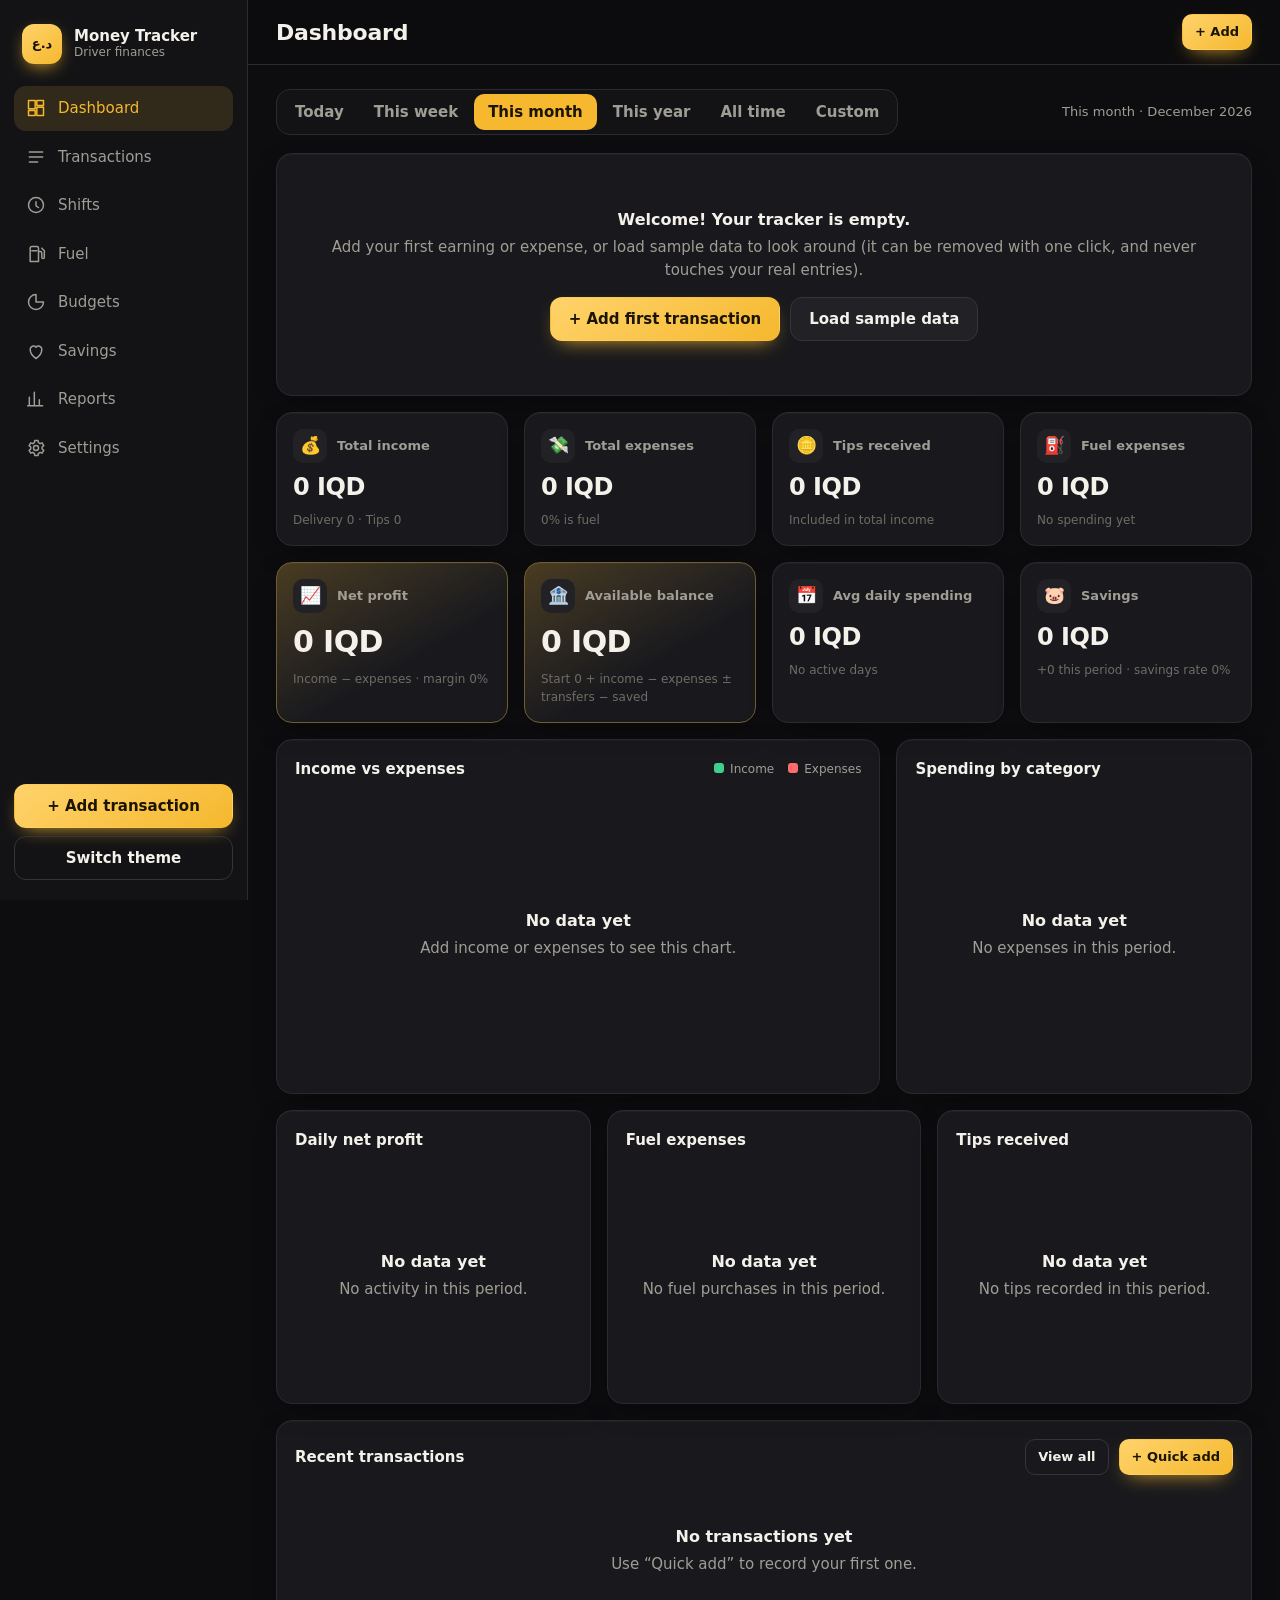
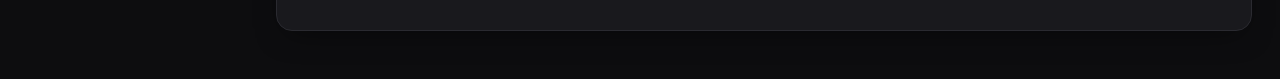
<file: index.html>
<!doctype html>
<html lang="en" data-theme="dark">
<head>
  <meta charset="utf-8">
  <meta name="viewport" content="width=device-width, initial-scale=1, viewport-fit=cover">
  <meta name="theme-color" content="#0e0e10">
  <title>Dashboard · Money Tracker</title>
  <link rel="icon" href="static/images/favicon.svg" type="image/svg+xml">
  <link rel="stylesheet" href="static/css/style.css">
  <link rel="manifest" href="manifest.json">
  <link rel="apple-touch-icon" href="static/images/apple-touch-icon.png">
  <meta name="apple-mobile-web-app-capable" content="yes"><meta name="mobile-web-app-capable" content="yes">
  <meta name="apple-mobile-web-app-status-bar-style" content="black"><meta name="apple-mobile-web-app-title" content="Money">
  <script>try{var t=localStorage.getItem("mt.themeCache");if(t)document.documentElement.setAttribute("data-theme",t)}catch(e){}</script>
</head>
<body data-page="dashboard" data-csrf="offline">

<div class="app">
  <aside class="sidebar" aria-label="Main navigation">
    <a class="brand" href="index.html">
      <span class="brand-mark" aria-hidden="true">د.ع</span>
      <span class="brand-text"><strong>Money Tracker</strong><small>Driver finances</small></span>
    </a>
    <nav>
      
      <a href="index.html" class="nav-link active" aria-current="page">
        <svg viewBox="0 0 24 24" aria-hidden="true"><path d="M3 13h8V3H3v10zm0 8h8v-6H3v6zm10 0h8V11h-8v10zm0-18v6h8V3h-8z"/></svg><span>Dashboard</span>
      </a>
      
      <a href="transactions.html" class="nav-link">
        <svg viewBox="0 0 24 24" aria-hidden="true"><path d="M4 6h16M4 12h16M4 18h10"/></svg><span>Transactions</span>
      </a>
      
      <a href="shifts.html" class="nav-link">
        <svg viewBox="0 0 24 24" aria-hidden="true"><path d="M12 8v5l3 2M12 3a9 9 0 100 18 9 9 0 000-18z"/></svg><span>Shifts</span>
      </a>
      
      <a href="fuel.html" class="nav-link">
        <svg viewBox="0 0 24 24" aria-hidden="true"><path d="M5 21V5a2 2 0 012-2h6a2 2 0 012 2v16M5 21h10M15 9h2a2 2 0 012 2v5a1.5 1.5 0 003 0V8l-3-3M7 8h6"/></svg><span>Fuel</span>
      </a>
      
      <a href="budgets.html" class="nav-link">
        <svg viewBox="0 0 24 24" aria-hidden="true"><path d="M12 3a9 9 0 109 9h-9V3z"/></svg><span>Budgets</span>
      </a>
      
      <a href="goals.html" class="nav-link">
        <svg viewBox="0 0 24 24" aria-hidden="true"><path d="M12 21s-7-4.6-7-11a4 4 0 017-2.6A4 4 0 0119 10c0 6.4-7 11-7 11z"/></svg><span>Savings</span>
      </a>
      
      <a href="reports.html" class="nav-link">
        <svg viewBox="0 0 24 24" aria-hidden="true"><path d="M4 20V10m6 10V4m6 16v-7m4 7H2"/></svg><span>Reports</span>
      </a>
      
      <a href="settings.html" class="nav-link">
        <svg viewBox="0 0 24 24" aria-hidden="true"><path d="M12 15a3 3 0 100-6 3 3 0 000 6zm7.4-3a7.4 7.4 0 00-.1-1.2l2-1.6-2-3.4-2.4 1a7.6 7.6 0 00-2-1.2L14.5 3h-4l-.4 2.6a7.6 7.6 0 00-2 1.2l-2.4-1-2 3.4 2 1.6a7.4 7.4 0 000 2.4l-2 1.6 2 3.4 2.4-1a7.6 7.6 0 002 1.2l.4 2.6h4l.4-2.6a7.6 7.6 0 002-1.2l2.4 1 2-3.4-2-1.6c.1-.4.1-.8.1-1.2z"/></svg><span>Settings</span>
      </a>
      
    </nav>
    <div class="sidebar-foot">
      <button class="btn btn-primary btn-block" data-quick-add type="button">+ Add transaction</button>
      <button class="btn btn-ghost btn-block" id="themeToggle" type="button">Switch theme</button>
    </div>
  </aside>

  <div class="main">
    <header class="topbar">
      <a class="brand brand-compact" href="index.html"><span class="brand-mark" aria-hidden="true">د.ع</span><strong>Money Tracker</strong></a>
      <h1 class="page-title">Dashboard</h1>
      <div class="topbar-actions">
        <button class="btn btn-primary btn-sm hide-mobile" data-quick-add type="button">+ Add</button>
        
      </div>
    </header>
    <main id="content" class="content">
      
<div id="rangeBar"></div>

<div id="welcome" class="card" hidden>
  <div class="empty">
    <strong>Welcome! Your tracker is empty.</strong>
    Add your first earning or expense, or load sample data to look around (it can be removed with one click, and never touches your real entries).
    <div class="row" style="justify-content:center;margin-top:16px">
      <button class="btn btn-primary" data-quick-add type="button">+ Add first transaction</button>
      <button class="btn" id="loadDemo" type="button">Load sample data</button>
    </div>
  </div>
</div>

<div id="alerts" class="stack" style="margin-bottom:16px"></div>

<section class="grid cols-4" id="stats" aria-label="Financial summary">
  <article class="card stat" data-stat="income"><div class="top"><span class="ico">💰</span>Total income</div><div class="value skeleton">0</div><div class="sub"></div></article>
  <article class="card stat" data-stat="expenses"><div class="top"><span class="ico">💸</span>Total expenses</div><div class="value skeleton">0</div><div class="sub"></div></article>
  <article class="card stat" data-stat="tips"><div class="top"><span class="ico">🪙</span>Tips received</div><div class="value skeleton">0</div><div class="sub"></div></article>
  <article class="card stat" data-stat="fuel"><div class="top"><span class="ico">⛽</span>Fuel expenses</div><div class="value skeleton">0</div><div class="sub"></div></article>
  <article class="card stat hero" data-stat="net"><div class="top"><span class="ico">📈</span>Net profit</div><div class="value skeleton">0</div><div class="sub"></div></article>
  <article class="card stat hero" data-stat="balance"><div class="top"><span class="ico">🏦</span>Available balance</div><div class="value skeleton">0</div><div class="sub"></div></article>
  <article class="card stat" data-stat="avg"><div class="top"><span class="ico">📅</span>Avg daily spending</div><div class="value skeleton">0</div><div class="sub"></div></article>
  <article class="card stat" data-stat="savings"><div class="top"><span class="ico">🐷</span>Savings</div><div class="value skeleton">0</div><div class="sub"></div></article>
</section>

<section class="grid cols-65" style="margin-top:16px">
  <div class="card">
    <div class="card-head"><h2>Income vs expenses</h2><div class="legend"><span><i style="background:var(--green)"></i>Income</span><span><i style="background:var(--red)"></i>Expenses</span></div></div>
    <div class="chart-box"><canvas id="chIncExp" aria-label="Income versus expenses over time"></canvas></div>
  </div>
  <div class="card">
    <div class="card-head"><h2>Spending by category</h2></div>
    <div class="chart-box"><canvas id="chCats" aria-label="Spending breakdown by category"></canvas></div>
  </div>
</section>

<section class="grid cols-3" style="margin-top:16px">
  <div class="card"><div class="card-head"><h2>Daily net profit</h2></div><div class="chart-box short"><canvas id="chNet" aria-label="Daily net profit"></canvas></div></div>
  <div class="card"><div class="card-head"><h2>Fuel expenses</h2></div><div class="chart-box short"><canvas id="chFuel" aria-label="Fuel expenses over time"></canvas></div></div>
  <div class="card"><div class="card-head"><h2>Tips received</h2></div><div class="chart-box short"><canvas id="chTips" aria-label="Tips received over time"></canvas></div></div>
</section>

<section class="card" style="margin-top:16px">
  <div class="card-head"><h2>Recent transactions</h2><div class="row"><a class="btn btn-sm btn-ghost" href="transactions.html">View all</a><button class="btn btn-sm btn-primary" data-quick-add type="button">+ Quick add</button></div></div>
  <div id="recent" class="tx-list"></div>
</section>

    </main>
  </div>
</div>

<nav class="tabbar" aria-label="Mobile navigation">
  
  <a href="index.html" class="tab active"><svg viewBox="0 0 24 24" aria-hidden="true"><path d="M3 13h8V3H3v10zm0 8h8v-6H3v6zm10 0h8V11h-8v10zm0-18v6h8V3h-8z"/></svg><span>Dashboard</span></a>
  
  <a href="transactions.html" class="tab"><svg viewBox="0 0 24 24" aria-hidden="true"><path d="M4 6h16M4 12h16M4 18h10"/></svg><span>Transactions</span></a>
  
  <a href="shifts.html" class="tab"><svg viewBox="0 0 24 24" aria-hidden="true"><path d="M12 8v5l3 2M12 3a9 9 0 100 18 9 9 0 000-18z"/></svg><span>Shifts</span></a>
  
  <a href="fuel.html" class="tab"><svg viewBox="0 0 24 24" aria-hidden="true"><path d="M5 21V5a2 2 0 012-2h6a2 2 0 012 2v16M5 21h10M15 9h2a2 2 0 012 2v5a1.5 1.5 0 003 0V8l-3-3M7 8h6"/></svg><span>Fuel</span></a>
  
  <button class="tab tab-add" data-quick-add type="button" aria-label="Add transaction"><span>+</span></button>
  <button class="tab" id="moreBtn" type="button" aria-haspopup="true"><svg viewBox="0 0 24 24" aria-hidden="true"><path d="M5 12h.01M12 12h.01M19 12h.01"/></svg><span>More</span></button>
</nav>
<div class="more-sheet" id="moreSheet" hidden>
  
  <a href="budgets.html" class="nav-link"><svg viewBox="0 0 24 24" aria-hidden="true"><path d="M12 3a9 9 0 109 9h-9V3z"/></svg><span>Budgets</span></a>
  
  <a href="goals.html" class="nav-link"><svg viewBox="0 0 24 24" aria-hidden="true"><path d="M12 21s-7-4.6-7-11a4 4 0 017-2.6A4 4 0 0119 10c0 6.4-7 11-7 11z"/></svg><span>Savings</span></a>
  
  <a href="reports.html" class="nav-link"><svg viewBox="0 0 24 24" aria-hidden="true"><path d="M4 20V10m6 10V4m6 16v-7m4 7H2"/></svg><span>Reports</span></a>
  
  <a href="settings.html" class="nav-link"><svg viewBox="0 0 24 24" aria-hidden="true"><path d="M12 15a3 3 0 100-6 3 3 0 000 6zm7.4-3a7.4 7.4 0 00-.1-1.2l2-1.6-2-3.4-2.4 1a7.6 7.6 0 00-2-1.2L14.5 3h-4l-.4 2.6a7.6 7.6 0 00-2 1.2l-2.4-1-2 3.4 2 1.6a7.4 7.4 0 000 2.4l-2 1.6 2 3.4 2.4-1a7.6 7.6 0 002 1.2l.4 2.6h4l.4-2.6a7.6 7.6 0 002-1.2l2.4 1 2-3.4-2-1.6c.1-.4.1-.8.1-1.2z"/></svg><span>Settings</span></a>
  
  <button class="nav-link" id="themeToggle2" type="button"><svg viewBox="0 0 24 24" aria-hidden="true"><path d="M21 12.8A9 9 0 1111.2 3a7 7 0 009.8 9.8z"/></svg><span>Switch theme</span></button>
</div>

<div id="modalRoot"></div>
<div id="toasts" class="toasts" aria-live="polite"></div>

<script src="shim.js" data-scripts="static/js/vendor/chart.umd.js,static/js/app.js,static/js/dashboard.js"></script>
</body>
</html>
</file>
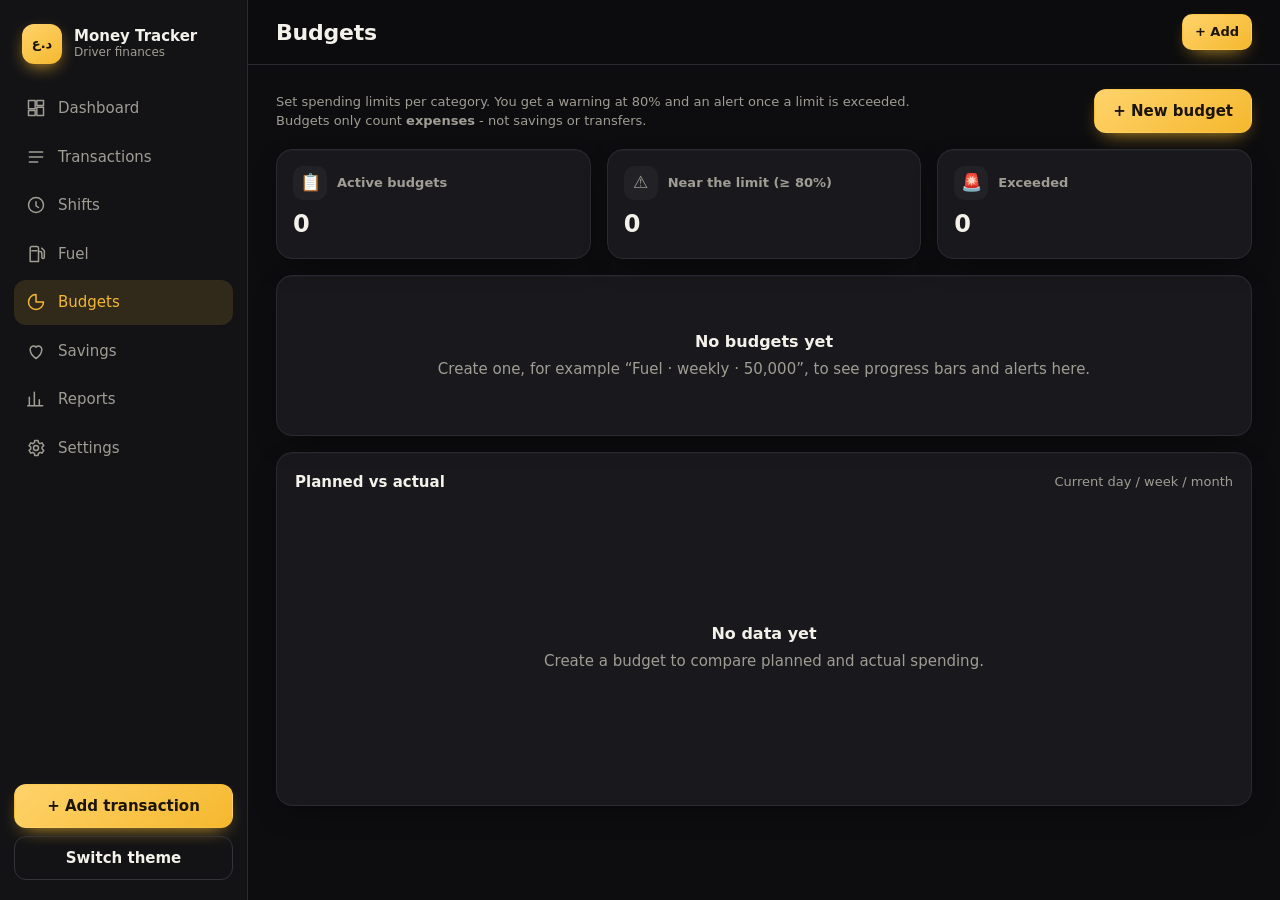
<file: budgets.html>
<!doctype html>
<html lang="en" data-theme="dark">
<head>
  <meta charset="utf-8">
  <meta name="viewport" content="width=device-width, initial-scale=1, viewport-fit=cover">
  <meta name="theme-color" content="#0e0e10">
  <title>Budgets · Money Tracker</title>
  <link rel="icon" href="static/images/favicon.svg" type="image/svg+xml">
  <link rel="stylesheet" href="static/css/style.css">
  <link rel="manifest" href="manifest.json">
  <link rel="apple-touch-icon" href="static/images/apple-touch-icon.png">
  <meta name="apple-mobile-web-app-capable" content="yes"><meta name="mobile-web-app-capable" content="yes">
  <meta name="apple-mobile-web-app-status-bar-style" content="black"><meta name="apple-mobile-web-app-title" content="Money">
  <script>try{var t=localStorage.getItem("mt.themeCache");if(t)document.documentElement.setAttribute("data-theme",t)}catch(e){}</script>
</head>
<body data-page="budgets" data-csrf="offline">

<div class="app">
  <aside class="sidebar" aria-label="Main navigation">
    <a class="brand" href="index.html">
      <span class="brand-mark" aria-hidden="true">د.ع</span>
      <span class="brand-text"><strong>Money Tracker</strong><small>Driver finances</small></span>
    </a>
    <nav>
      
      <a href="index.html" class="nav-link">
        <svg viewBox="0 0 24 24" aria-hidden="true"><path d="M3 13h8V3H3v10zm0 8h8v-6H3v6zm10 0h8V11h-8v10zm0-18v6h8V3h-8z"/></svg><span>Dashboard</span>
      </a>
      
      <a href="transactions.html" class="nav-link">
        <svg viewBox="0 0 24 24" aria-hidden="true"><path d="M4 6h16M4 12h16M4 18h10"/></svg><span>Transactions</span>
      </a>
      
      <a href="shifts.html" class="nav-link">
        <svg viewBox="0 0 24 24" aria-hidden="true"><path d="M12 8v5l3 2M12 3a9 9 0 100 18 9 9 0 000-18z"/></svg><span>Shifts</span>
      </a>
      
      <a href="fuel.html" class="nav-link">
        <svg viewBox="0 0 24 24" aria-hidden="true"><path d="M5 21V5a2 2 0 012-2h6a2 2 0 012 2v16M5 21h10M15 9h2a2 2 0 012 2v5a1.5 1.5 0 003 0V8l-3-3M7 8h6"/></svg><span>Fuel</span>
      </a>
      
      <a href="budgets.html" class="nav-link active" aria-current="page">
        <svg viewBox="0 0 24 24" aria-hidden="true"><path d="M12 3a9 9 0 109 9h-9V3z"/></svg><span>Budgets</span>
      </a>
      
      <a href="goals.html" class="nav-link">
        <svg viewBox="0 0 24 24" aria-hidden="true"><path d="M12 21s-7-4.6-7-11a4 4 0 017-2.6A4 4 0 0119 10c0 6.4-7 11-7 11z"/></svg><span>Savings</span>
      </a>
      
      <a href="reports.html" class="nav-link">
        <svg viewBox="0 0 24 24" aria-hidden="true"><path d="M4 20V10m6 10V4m6 16v-7m4 7H2"/></svg><span>Reports</span>
      </a>
      
      <a href="settings.html" class="nav-link">
        <svg viewBox="0 0 24 24" aria-hidden="true"><path d="M12 15a3 3 0 100-6 3 3 0 000 6zm7.4-3a7.4 7.4 0 00-.1-1.2l2-1.6-2-3.4-2.4 1a7.6 7.6 0 00-2-1.2L14.5 3h-4l-.4 2.6a7.6 7.6 0 00-2 1.2l-2.4-1-2 3.4 2 1.6a7.4 7.4 0 000 2.4l-2 1.6 2 3.4 2.4-1a7.6 7.6 0 002 1.2l.4 2.6h4l.4-2.6a7.6 7.6 0 002-1.2l2.4 1 2-3.4-2-1.6c.1-.4.1-.8.1-1.2z"/></svg><span>Settings</span>
      </a>
      
    </nav>
    <div class="sidebar-foot">
      <button class="btn btn-primary btn-block" data-quick-add type="button">+ Add transaction</button>
      <button class="btn btn-ghost btn-block" id="themeToggle" type="button">Switch theme</button>
    </div>
  </aside>

  <div class="main">
    <header class="topbar">
      <a class="brand brand-compact" href="index.html"><span class="brand-mark" aria-hidden="true">د.ع</span><strong>Money Tracker</strong></a>
      <h1 class="page-title">Budgets</h1>
      <div class="topbar-actions">
        <button class="btn btn-primary btn-sm hide-mobile" data-quick-add type="button">+ Add</button>
        
      </div>
    </header>
    <main id="content" class="content">
      
<div class="row between" style="margin-bottom:16px">
  <p class="muted small" style="max-width:640px">Set spending limits per category. You get a warning at 80% and an alert once a limit is exceeded. Budgets only count <strong>expenses</strong> - not savings or transfers.</p>
  <button class="btn btn-primary" id="addBudget" type="button">+ New budget</button>
</div>
<section id="summary" class="grid cols-3" style="margin-bottom:16px"></section>
<div id="periods" class="stack"></div>

<section class="card" style="margin-top:16px">
  <div class="card-head"><h2>Planned vs actual</h2><span class="small muted">Current day / week / month</span></div>
  <div class="chart-box"><canvas id="chBudget" aria-label="Planned versus actual spending per budget"></canvas></div>
</section>

    </main>
  </div>
</div>

<nav class="tabbar" aria-label="Mobile navigation">
  
  <a href="index.html" class="tab"><svg viewBox="0 0 24 24" aria-hidden="true"><path d="M3 13h8V3H3v10zm0 8h8v-6H3v6zm10 0h8V11h-8v10zm0-18v6h8V3h-8z"/></svg><span>Dashboard</span></a>
  
  <a href="transactions.html" class="tab"><svg viewBox="0 0 24 24" aria-hidden="true"><path d="M4 6h16M4 12h16M4 18h10"/></svg><span>Transactions</span></a>
  
  <a href="shifts.html" class="tab"><svg viewBox="0 0 24 24" aria-hidden="true"><path d="M12 8v5l3 2M12 3a9 9 0 100 18 9 9 0 000-18z"/></svg><span>Shifts</span></a>
  
  <a href="fuel.html" class="tab"><svg viewBox="0 0 24 24" aria-hidden="true"><path d="M5 21V5a2 2 0 012-2h6a2 2 0 012 2v16M5 21h10M15 9h2a2 2 0 012 2v5a1.5 1.5 0 003 0V8l-3-3M7 8h6"/></svg><span>Fuel</span></a>
  
  <button class="tab tab-add" data-quick-add type="button" aria-label="Add transaction"><span>+</span></button>
  <button class="tab" id="moreBtn" type="button" aria-haspopup="true"><svg viewBox="0 0 24 24" aria-hidden="true"><path d="M5 12h.01M12 12h.01M19 12h.01"/></svg><span>More</span></button>
</nav>
<div class="more-sheet" id="moreSheet" hidden>
  
  <a href="budgets.html" class="nav-link active"><svg viewBox="0 0 24 24" aria-hidden="true"><path d="M12 3a9 9 0 109 9h-9V3z"/></svg><span>Budgets</span></a>
  
  <a href="goals.html" class="nav-link"><svg viewBox="0 0 24 24" aria-hidden="true"><path d="M12 21s-7-4.6-7-11a4 4 0 017-2.6A4 4 0 0119 10c0 6.4-7 11-7 11z"/></svg><span>Savings</span></a>
  
  <a href="reports.html" class="nav-link"><svg viewBox="0 0 24 24" aria-hidden="true"><path d="M4 20V10m6 10V4m6 16v-7m4 7H2"/></svg><span>Reports</span></a>
  
  <a href="settings.html" class="nav-link"><svg viewBox="0 0 24 24" aria-hidden="true"><path d="M12 15a3 3 0 100-6 3 3 0 000 6zm7.4-3a7.4 7.4 0 00-.1-1.2l2-1.6-2-3.4-2.4 1a7.6 7.6 0 00-2-1.2L14.5 3h-4l-.4 2.6a7.6 7.6 0 00-2 1.2l-2.4-1-2 3.4 2 1.6a7.4 7.4 0 000 2.4l-2 1.6 2 3.4 2.4-1a7.6 7.6 0 002 1.2l.4 2.6h4l.4-2.6a7.6 7.6 0 002-1.2l2.4 1 2-3.4-2-1.6c.1-.4.1-.8.1-1.2z"/></svg><span>Settings</span></a>
  
  <button class="nav-link" id="themeToggle2" type="button"><svg viewBox="0 0 24 24" aria-hidden="true"><path d="M21 12.8A9 9 0 1111.2 3a7 7 0 009.8 9.8z"/></svg><span>Switch theme</span></button>
</div>

<div id="modalRoot"></div>
<div id="toasts" class="toasts" aria-live="polite"></div>

<script src="shim.js" data-scripts="static/js/vendor/chart.umd.js,static/js/app.js,static/js/budgets.js"></script>
</body>
</html>
</file>
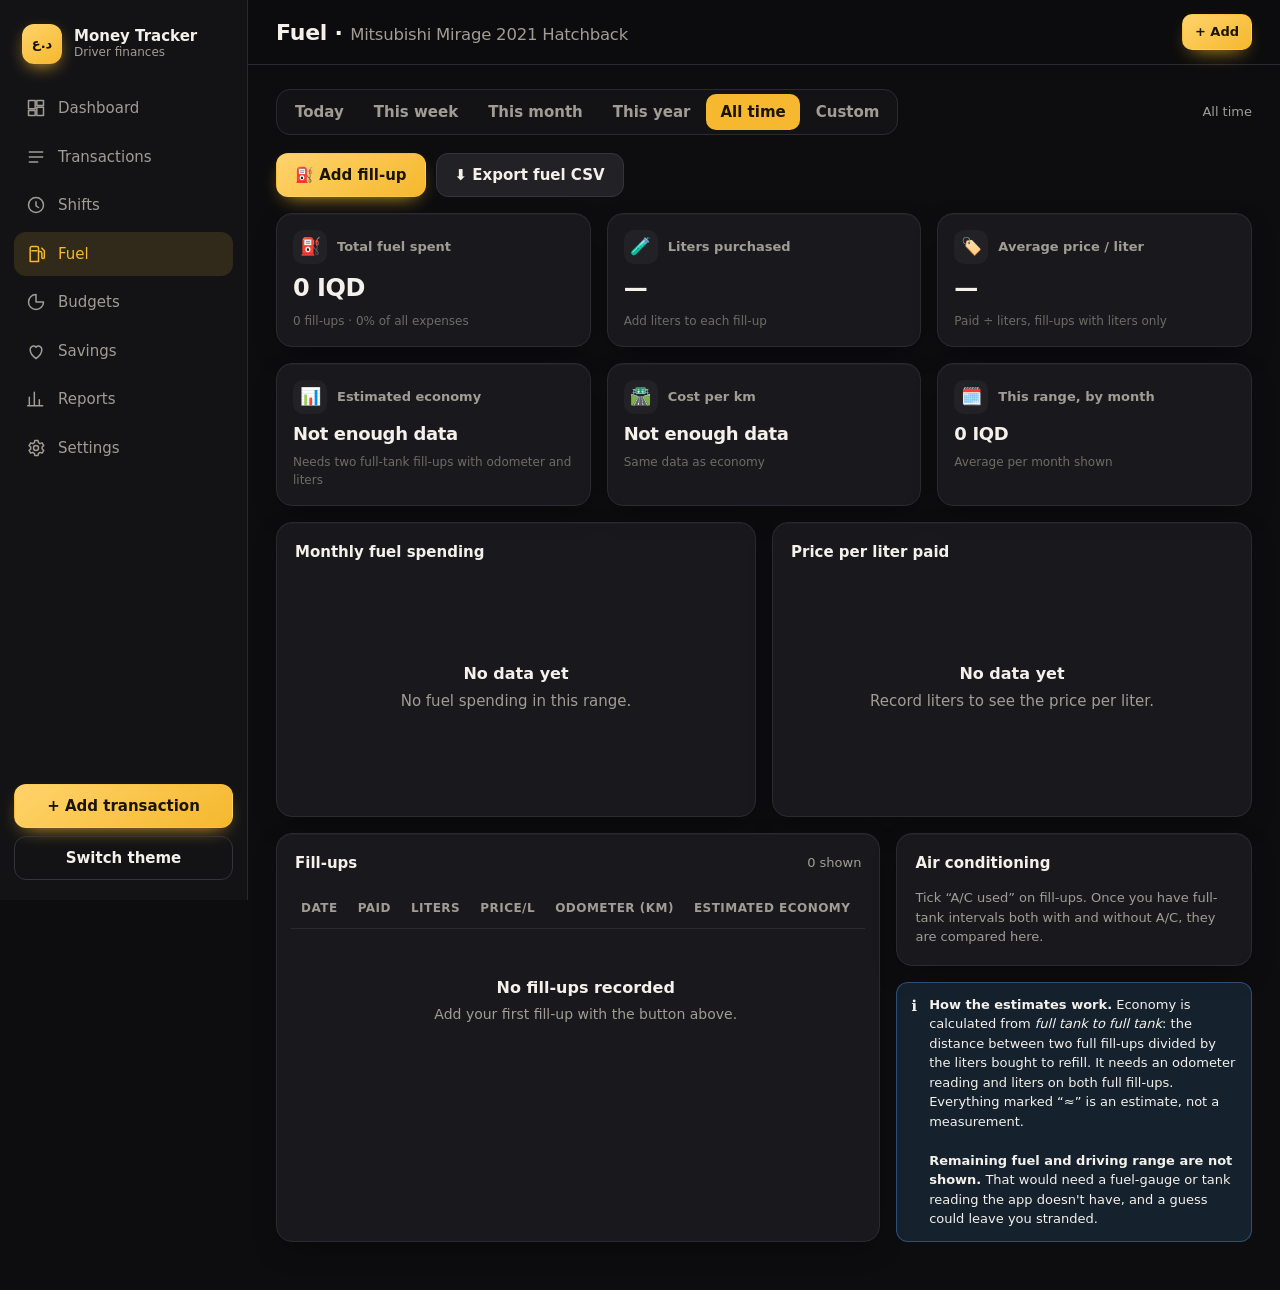
<file: fuel.html>
<!doctype html>
<html lang="en" data-theme="dark">
<head>
  <meta charset="utf-8">
  <meta name="viewport" content="width=device-width, initial-scale=1, viewport-fit=cover">
  <meta name="theme-color" content="#0e0e10">
  <title>Fuel · Money Tracker</title>
  <link rel="icon" href="static/images/favicon.svg" type="image/svg+xml">
  <link rel="stylesheet" href="static/css/style.css">
  <link rel="manifest" href="manifest.json">
  <link rel="apple-touch-icon" href="static/images/apple-touch-icon.png">
  <meta name="apple-mobile-web-app-capable" content="yes"><meta name="mobile-web-app-capable" content="yes">
  <meta name="apple-mobile-web-app-status-bar-style" content="black"><meta name="apple-mobile-web-app-title" content="Money">
  <script>try{var t=localStorage.getItem("mt.themeCache");if(t)document.documentElement.setAttribute("data-theme",t)}catch(e){}</script>
</head>
<body data-page="fuel" data-csrf="offline">

<div class="app">
  <aside class="sidebar" aria-label="Main navigation">
    <a class="brand" href="index.html">
      <span class="brand-mark" aria-hidden="true">د.ع</span>
      <span class="brand-text"><strong>Money Tracker</strong><small>Driver finances</small></span>
    </a>
    <nav>
      
      <a href="index.html" class="nav-link">
        <svg viewBox="0 0 24 24" aria-hidden="true"><path d="M3 13h8V3H3v10zm0 8h8v-6H3v6zm10 0h8V11h-8v10zm0-18v6h8V3h-8z"/></svg><span>Dashboard</span>
      </a>
      
      <a href="transactions.html" class="nav-link">
        <svg viewBox="0 0 24 24" aria-hidden="true"><path d="M4 6h16M4 12h16M4 18h10"/></svg><span>Transactions</span>
      </a>
      
      <a href="shifts.html" class="nav-link">
        <svg viewBox="0 0 24 24" aria-hidden="true"><path d="M12 8v5l3 2M12 3a9 9 0 100 18 9 9 0 000-18z"/></svg><span>Shifts</span>
      </a>
      
      <a href="fuel.html" class="nav-link active" aria-current="page">
        <svg viewBox="0 0 24 24" aria-hidden="true"><path d="M5 21V5a2 2 0 012-2h6a2 2 0 012 2v16M5 21h10M15 9h2a2 2 0 012 2v5a1.5 1.5 0 003 0V8l-3-3M7 8h6"/></svg><span>Fuel</span>
      </a>
      
      <a href="budgets.html" class="nav-link">
        <svg viewBox="0 0 24 24" aria-hidden="true"><path d="M12 3a9 9 0 109 9h-9V3z"/></svg><span>Budgets</span>
      </a>
      
      <a href="goals.html" class="nav-link">
        <svg viewBox="0 0 24 24" aria-hidden="true"><path d="M12 21s-7-4.6-7-11a4 4 0 017-2.6A4 4 0 0119 10c0 6.4-7 11-7 11z"/></svg><span>Savings</span>
      </a>
      
      <a href="reports.html" class="nav-link">
        <svg viewBox="0 0 24 24" aria-hidden="true"><path d="M4 20V10m6 10V4m6 16v-7m4 7H2"/></svg><span>Reports</span>
      </a>
      
      <a href="settings.html" class="nav-link">
        <svg viewBox="0 0 24 24" aria-hidden="true"><path d="M12 15a3 3 0 100-6 3 3 0 000 6zm7.4-3a7.4 7.4 0 00-.1-1.2l2-1.6-2-3.4-2.4 1a7.6 7.6 0 00-2-1.2L14.5 3h-4l-.4 2.6a7.6 7.6 0 00-2 1.2l-2.4-1-2 3.4 2 1.6a7.4 7.4 0 000 2.4l-2 1.6 2 3.4 2.4-1a7.6 7.6 0 002 1.2l.4 2.6h4l.4-2.6a7.6 7.6 0 002-1.2l2.4 1 2-3.4-2-1.6c.1-.4.1-.8.1-1.2z"/></svg><span>Settings</span>
      </a>
      
    </nav>
    <div class="sidebar-foot">
      <button class="btn btn-primary btn-block" data-quick-add type="button">+ Add transaction</button>
      <button class="btn btn-ghost btn-block" id="themeToggle" type="button">Switch theme</button>
    </div>
  </aside>

  <div class="main">
    <header class="topbar">
      <a class="brand brand-compact" href="index.html"><span class="brand-mark" aria-hidden="true">د.ع</span><strong>Money Tracker</strong></a>
      <h1 class="page-title">Fuel · <span class="muted" data-vehicle style="font-weight:500;font-size:.75em">Mitsubishi Mirage 2021</span></h1>
      <div class="topbar-actions">
        <button class="btn btn-primary btn-sm hide-mobile" data-quick-add type="button">+ Add</button>
        
      </div>
    </header>
    <main id="content" class="content">
      
<div id="rangeBar"></div>
<div class="row" style="margin-bottom:16px">
  <button class="btn btn-primary" id="addFuel" type="button">⛽ Add fill-up</button>
  <a class="btn" id="exportFuel" href="export/fuel.csv" download>⬇ Export fuel CSV</a>
</div>

<section class="grid cols-3" id="fuelStats"></section>

<section class="grid cols-2" style="margin-top:16px">
  <div class="card"><div class="card-head"><h2>Monthly fuel spending</h2></div><div class="chart-box short"><canvas id="chFuelMonth" aria-label="Monthly fuel spending"></canvas></div></div>
  <div class="card"><div class="card-head"><h2>Price per liter paid</h2></div><div class="chart-box short"><canvas id="chFuelPrice" aria-label="Fuel price per liter over time"></canvas></div></div>
</section>

<section class="grid cols-65" style="margin-top:16px">
  <div class="card">
    <div class="card-head"><h2>Fill-ups</h2><span class="small muted" id="logCount"></span></div>
    <div class="table-wrap"><table>
      <thead><tr><th>Date</th><th class="r">Paid</th><th class="r">Liters</th><th class="r">Price/L</th><th class="r" id="thOdo">Odometer</th><th class="r">Estimated economy</th><th></th></tr></thead>
      <tbody id="fuelRows"></tbody>
    </table></div>
  </div>
  <div class="stack">
    <div class="card" id="acCard"><div class="card-head"><h2>Air conditioning</h2></div><div id="acBody" class="small muted">Record whether A/C was on for each fill-up to compare.</div></div>
    <div class="banner info"><span>ℹ️</span><div class="small"><strong>How the estimates work.</strong> Economy is calculated from <em>full tank to full tank</em>: the distance between two full fill-ups divided by the liters bought to refill. It needs an odometer reading and liters on both full fill-ups. Everything marked “≈” is an estimate, not a measurement.<br><br><strong>Remaining fuel and driving range are not shown.</strong> That would need a fuel-gauge or tank reading the app doesn't have, and a guess could leave you stranded.</div></div>
  </div>
</section>

    </main>
  </div>
</div>

<nav class="tabbar" aria-label="Mobile navigation">
  
  <a href="index.html" class="tab"><svg viewBox="0 0 24 24" aria-hidden="true"><path d="M3 13h8V3H3v10zm0 8h8v-6H3v6zm10 0h8V11h-8v10zm0-18v6h8V3h-8z"/></svg><span>Dashboard</span></a>
  
  <a href="transactions.html" class="tab"><svg viewBox="0 0 24 24" aria-hidden="true"><path d="M4 6h16M4 12h16M4 18h10"/></svg><span>Transactions</span></a>
  
  <a href="shifts.html" class="tab"><svg viewBox="0 0 24 24" aria-hidden="true"><path d="M12 8v5l3 2M12 3a9 9 0 100 18 9 9 0 000-18z"/></svg><span>Shifts</span></a>
  
  <a href="fuel.html" class="tab active"><svg viewBox="0 0 24 24" aria-hidden="true"><path d="M5 21V5a2 2 0 012-2h6a2 2 0 012 2v16M5 21h10M15 9h2a2 2 0 012 2v5a1.5 1.5 0 003 0V8l-3-3M7 8h6"/></svg><span>Fuel</span></a>
  
  <button class="tab tab-add" data-quick-add type="button" aria-label="Add transaction"><span>+</span></button>
  <button class="tab" id="moreBtn" type="button" aria-haspopup="true"><svg viewBox="0 0 24 24" aria-hidden="true"><path d="M5 12h.01M12 12h.01M19 12h.01"/></svg><span>More</span></button>
</nav>
<div class="more-sheet" id="moreSheet" hidden>
  
  <a href="budgets.html" class="nav-link"><svg viewBox="0 0 24 24" aria-hidden="true"><path d="M12 3a9 9 0 109 9h-9V3z"/></svg><span>Budgets</span></a>
  
  <a href="goals.html" class="nav-link"><svg viewBox="0 0 24 24" aria-hidden="true"><path d="M12 21s-7-4.6-7-11a4 4 0 017-2.6A4 4 0 0119 10c0 6.4-7 11-7 11z"/></svg><span>Savings</span></a>
  
  <a href="reports.html" class="nav-link"><svg viewBox="0 0 24 24" aria-hidden="true"><path d="M4 20V10m6 10V4m6 16v-7m4 7H2"/></svg><span>Reports</span></a>
  
  <a href="settings.html" class="nav-link"><svg viewBox="0 0 24 24" aria-hidden="true"><path d="M12 15a3 3 0 100-6 3 3 0 000 6zm7.4-3a7.4 7.4 0 00-.1-1.2l2-1.6-2-3.4-2.4 1a7.6 7.6 0 00-2-1.2L14.5 3h-4l-.4 2.6a7.6 7.6 0 00-2 1.2l-2.4-1-2 3.4 2 1.6a7.4 7.4 0 000 2.4l-2 1.6 2 3.4 2.4-1a7.6 7.6 0 002 1.2l.4 2.6h4l.4-2.6a7.6 7.6 0 002-1.2l2.4 1 2-3.4-2-1.6c.1-.4.1-.8.1-1.2z"/></svg><span>Settings</span></a>
  
  <button class="nav-link" id="themeToggle2" type="button"><svg viewBox="0 0 24 24" aria-hidden="true"><path d="M21 12.8A9 9 0 1111.2 3a7 7 0 009.8 9.8z"/></svg><span>Switch theme</span></button>
</div>

<div id="modalRoot"></div>
<div id="toasts" class="toasts" aria-live="polite"></div>

<script src="shim.js" data-scripts="static/js/vendor/chart.umd.js,static/js/app.js,static/js/fuel.js"></script>
</body>
</html>
</file>
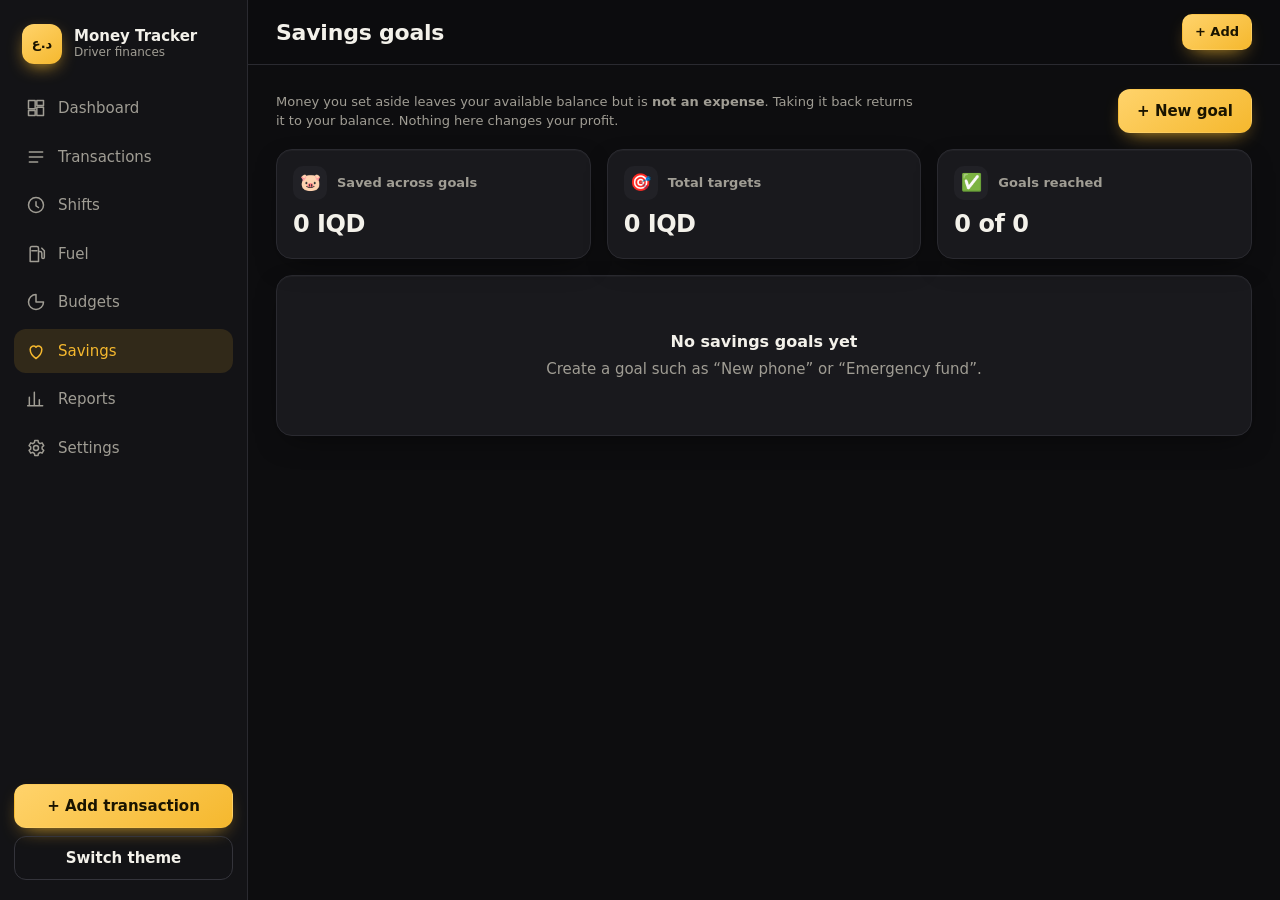
<file: goals.html>
<!doctype html>
<html lang="en" data-theme="dark">
<head>
  <meta charset="utf-8">
  <meta name="viewport" content="width=device-width, initial-scale=1, viewport-fit=cover">
  <meta name="theme-color" content="#0e0e10">
  <title>Savings goals · Money Tracker</title>
  <link rel="icon" href="static/images/favicon.svg" type="image/svg+xml">
  <link rel="stylesheet" href="static/css/style.css">
  <link rel="manifest" href="manifest.json">
  <link rel="apple-touch-icon" href="static/images/apple-touch-icon.png">
  <meta name="apple-mobile-web-app-capable" content="yes"><meta name="mobile-web-app-capable" content="yes">
  <meta name="apple-mobile-web-app-status-bar-style" content="black"><meta name="apple-mobile-web-app-title" content="Money">
  <script>try{var t=localStorage.getItem("mt.themeCache");if(t)document.documentElement.setAttribute("data-theme",t)}catch(e){}</script>
</head>
<body data-page="goals" data-csrf="offline">

<div class="app">
  <aside class="sidebar" aria-label="Main navigation">
    <a class="brand" href="index.html">
      <span class="brand-mark" aria-hidden="true">د.ع</span>
      <span class="brand-text"><strong>Money Tracker</strong><small>Driver finances</small></span>
    </a>
    <nav>
      
      <a href="index.html" class="nav-link">
        <svg viewBox="0 0 24 24" aria-hidden="true"><path d="M3 13h8V3H3v10zm0 8h8v-6H3v6zm10 0h8V11h-8v10zm0-18v6h8V3h-8z"/></svg><span>Dashboard</span>
      </a>
      
      <a href="transactions.html" class="nav-link">
        <svg viewBox="0 0 24 24" aria-hidden="true"><path d="M4 6h16M4 12h16M4 18h10"/></svg><span>Transactions</span>
      </a>
      
      <a href="shifts.html" class="nav-link">
        <svg viewBox="0 0 24 24" aria-hidden="true"><path d="M12 8v5l3 2M12 3a9 9 0 100 18 9 9 0 000-18z"/></svg><span>Shifts</span>
      </a>
      
      <a href="fuel.html" class="nav-link">
        <svg viewBox="0 0 24 24" aria-hidden="true"><path d="M5 21V5a2 2 0 012-2h6a2 2 0 012 2v16M5 21h10M15 9h2a2 2 0 012 2v5a1.5 1.5 0 003 0V8l-3-3M7 8h6"/></svg><span>Fuel</span>
      </a>
      
      <a href="budgets.html" class="nav-link">
        <svg viewBox="0 0 24 24" aria-hidden="true"><path d="M12 3a9 9 0 109 9h-9V3z"/></svg><span>Budgets</span>
      </a>
      
      <a href="goals.html" class="nav-link active" aria-current="page">
        <svg viewBox="0 0 24 24" aria-hidden="true"><path d="M12 21s-7-4.6-7-11a4 4 0 017-2.6A4 4 0 0119 10c0 6.4-7 11-7 11z"/></svg><span>Savings</span>
      </a>
      
      <a href="reports.html" class="nav-link">
        <svg viewBox="0 0 24 24" aria-hidden="true"><path d="M4 20V10m6 10V4m6 16v-7m4 7H2"/></svg><span>Reports</span>
      </a>
      
      <a href="settings.html" class="nav-link">
        <svg viewBox="0 0 24 24" aria-hidden="true"><path d="M12 15a3 3 0 100-6 3 3 0 000 6zm7.4-3a7.4 7.4 0 00-.1-1.2l2-1.6-2-3.4-2.4 1a7.6 7.6 0 00-2-1.2L14.5 3h-4l-.4 2.6a7.6 7.6 0 00-2 1.2l-2.4-1-2 3.4 2 1.6a7.4 7.4 0 000 2.4l-2 1.6 2 3.4 2.4-1a7.6 7.6 0 002 1.2l.4 2.6h4l.4-2.6a7.6 7.6 0 002-1.2l2.4 1 2-3.4-2-1.6c.1-.4.1-.8.1-1.2z"/></svg><span>Settings</span>
      </a>
      
    </nav>
    <div class="sidebar-foot">
      <button class="btn btn-primary btn-block" data-quick-add type="button">+ Add transaction</button>
      <button class="btn btn-ghost btn-block" id="themeToggle" type="button">Switch theme</button>
    </div>
  </aside>

  <div class="main">
    <header class="topbar">
      <a class="brand brand-compact" href="index.html"><span class="brand-mark" aria-hidden="true">د.ع</span><strong>Money Tracker</strong></a>
      <h1 class="page-title">Savings goals</h1>
      <div class="topbar-actions">
        <button class="btn btn-primary btn-sm hide-mobile" data-quick-add type="button">+ Add</button>
        
      </div>
    </header>
    <main id="content" class="content">
      
<div class="row between" style="margin-bottom:16px">
  <p class="muted small" style="max-width:640px">Money you set aside leaves your available balance but is <strong>not an expense</strong>. Taking it back returns it to your balance. Nothing here changes your profit.</p>
  <button class="btn btn-primary" id="addGoal" type="button">+ New goal</button>
</div>
<section id="goalStats" class="grid cols-3" style="margin-bottom:16px"></section>
<section id="goalList" class="grid cols-2"></section>

    </main>
  </div>
</div>

<nav class="tabbar" aria-label="Mobile navigation">
  
  <a href="index.html" class="tab"><svg viewBox="0 0 24 24" aria-hidden="true"><path d="M3 13h8V3H3v10zm0 8h8v-6H3v6zm10 0h8V11h-8v10zm0-18v6h8V3h-8z"/></svg><span>Dashboard</span></a>
  
  <a href="transactions.html" class="tab"><svg viewBox="0 0 24 24" aria-hidden="true"><path d="M4 6h16M4 12h16M4 18h10"/></svg><span>Transactions</span></a>
  
  <a href="shifts.html" class="tab"><svg viewBox="0 0 24 24" aria-hidden="true"><path d="M12 8v5l3 2M12 3a9 9 0 100 18 9 9 0 000-18z"/></svg><span>Shifts</span></a>
  
  <a href="fuel.html" class="tab"><svg viewBox="0 0 24 24" aria-hidden="true"><path d="M5 21V5a2 2 0 012-2h6a2 2 0 012 2v16M5 21h10M15 9h2a2 2 0 012 2v5a1.5 1.5 0 003 0V8l-3-3M7 8h6"/></svg><span>Fuel</span></a>
  
  <button class="tab tab-add" data-quick-add type="button" aria-label="Add transaction"><span>+</span></button>
  <button class="tab" id="moreBtn" type="button" aria-haspopup="true"><svg viewBox="0 0 24 24" aria-hidden="true"><path d="M5 12h.01M12 12h.01M19 12h.01"/></svg><span>More</span></button>
</nav>
<div class="more-sheet" id="moreSheet" hidden>
  
  <a href="budgets.html" class="nav-link"><svg viewBox="0 0 24 24" aria-hidden="true"><path d="M12 3a9 9 0 109 9h-9V3z"/></svg><span>Budgets</span></a>
  
  <a href="goals.html" class="nav-link active"><svg viewBox="0 0 24 24" aria-hidden="true"><path d="M12 21s-7-4.6-7-11a4 4 0 017-2.6A4 4 0 0119 10c0 6.4-7 11-7 11z"/></svg><span>Savings</span></a>
  
  <a href="reports.html" class="nav-link"><svg viewBox="0 0 24 24" aria-hidden="true"><path d="M4 20V10m6 10V4m6 16v-7m4 7H2"/></svg><span>Reports</span></a>
  
  <a href="settings.html" class="nav-link"><svg viewBox="0 0 24 24" aria-hidden="true"><path d="M12 15a3 3 0 100-6 3 3 0 000 6zm7.4-3a7.4 7.4 0 00-.1-1.2l2-1.6-2-3.4-2.4 1a7.6 7.6 0 00-2-1.2L14.5 3h-4l-.4 2.6a7.6 7.6 0 00-2 1.2l-2.4-1-2 3.4 2 1.6a7.4 7.4 0 000 2.4l-2 1.6 2 3.4 2.4-1a7.6 7.6 0 002 1.2l.4 2.6h4l.4-2.6a7.6 7.6 0 002-1.2l2.4 1 2-3.4-2-1.6c.1-.4.1-.8.1-1.2z"/></svg><span>Settings</span></a>
  
  <button class="nav-link" id="themeToggle2" type="button"><svg viewBox="0 0 24 24" aria-hidden="true"><path d="M21 12.8A9 9 0 1111.2 3a7 7 0 009.8 9.8z"/></svg><span>Switch theme</span></button>
</div>

<div id="modalRoot"></div>
<div id="toasts" class="toasts" aria-live="polite"></div>

<script src="shim.js" data-scripts="static/js/vendor/chart.umd.js,static/js/app.js,static/js/goals.js"></script>
</body>
</html>
</file>
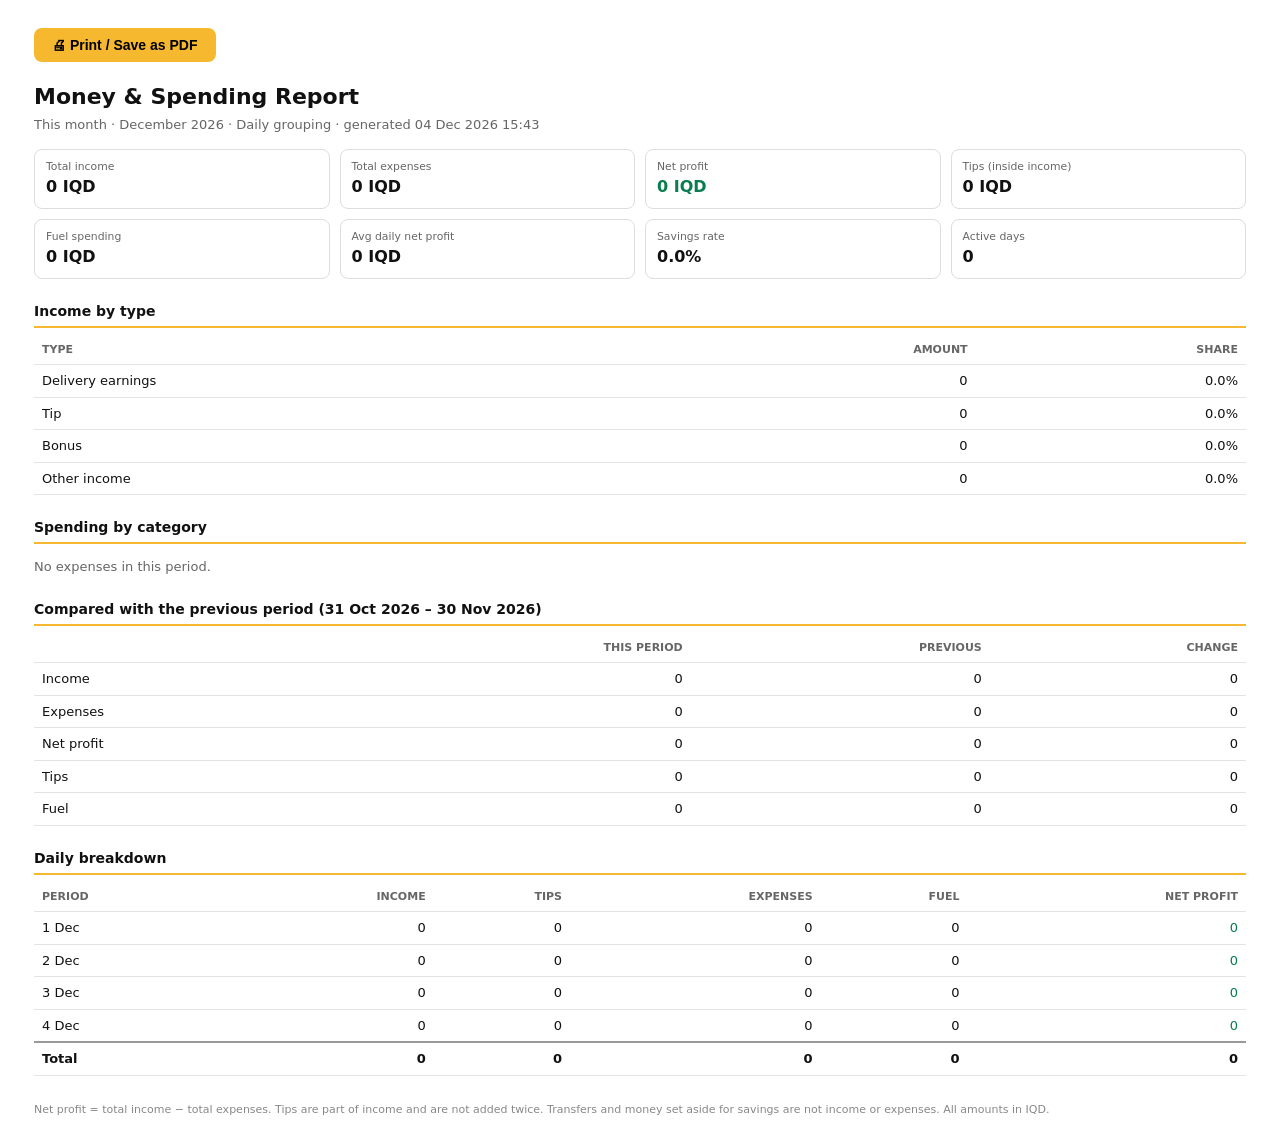
<file: print.html>
<!doctype html>
<html lang="en" data-theme="light">
<head>
  <meta charset="utf-8"><meta name="viewport" content="width=device-width, initial-scale=1">
  <title>Report · Money Tracker</title>
  <style>
    :root { color-scheme: light; }
    * { box-sizing: border-box; }
    body { font: 13px/1.5 "Segoe UI", system-ui, "Noto Sans Arabic", Arial, sans-serif; color: #111; margin: 0; padding: 28px 34px; background: #fff; }
    h1 { font-size: 22px; margin: 0 0 2px; } h2 { font-size: 14px; margin: 22px 0 8px; border-bottom: 2px solid #f5b82e; padding-bottom: 4px; }
    .sub { color: #666; } table { width: 100%; border-collapse: collapse; } th, td { padding: 6px 8px; border-bottom: 1px solid #e3e3e3; text-align: left; }
    th { font-size: 11px; text-transform: uppercase; color: #666; } td.r, th.r { text-align: right; } .num { font-variant-numeric: tabular-nums; direction: ltr; unicode-bidi: isolate; }
    .kpis { display: grid; grid-template-columns: repeat(4, 1fr); gap: 10px; margin-top: 14px; } .kpi { border: 1px solid #ddd; border-radius: 8px; padding: 9px 11px; }
    .kpi small { display: block; color: #666; } .kpi b { font-size: 16px; } .pos { color: #0a7d4e; } .neg { color: #c62f2f; }
    .bar { height: 7px; background: #eee; border-radius: 9px; overflow: hidden; } .bar i { display: block; height: 100%; background: #f5b82e; }
    tfoot td { font-weight: 700; border-top: 2px solid #999; }
    .actions { margin-bottom: 18px; } .actions button { padding: 9px 18px; border-radius: 8px; border: 0; background: #f5b82e; font-weight: 700; cursor: pointer; font-size: 14px; }
    footer { margin-top: 26px; color: #888; font-size: 11px; } @media print { .actions { display: none; } body { padding: 0; } h2 { break-after: avoid; } tr { break-inside: avoid; } }
  </style>
</head>
<body>
  <div id="report"><p class="sub">Preparing report…</p></div>
  <script src="shim.js" data-scripts="static/js/print_offline.js"></script>
</body>
</html>
</file>
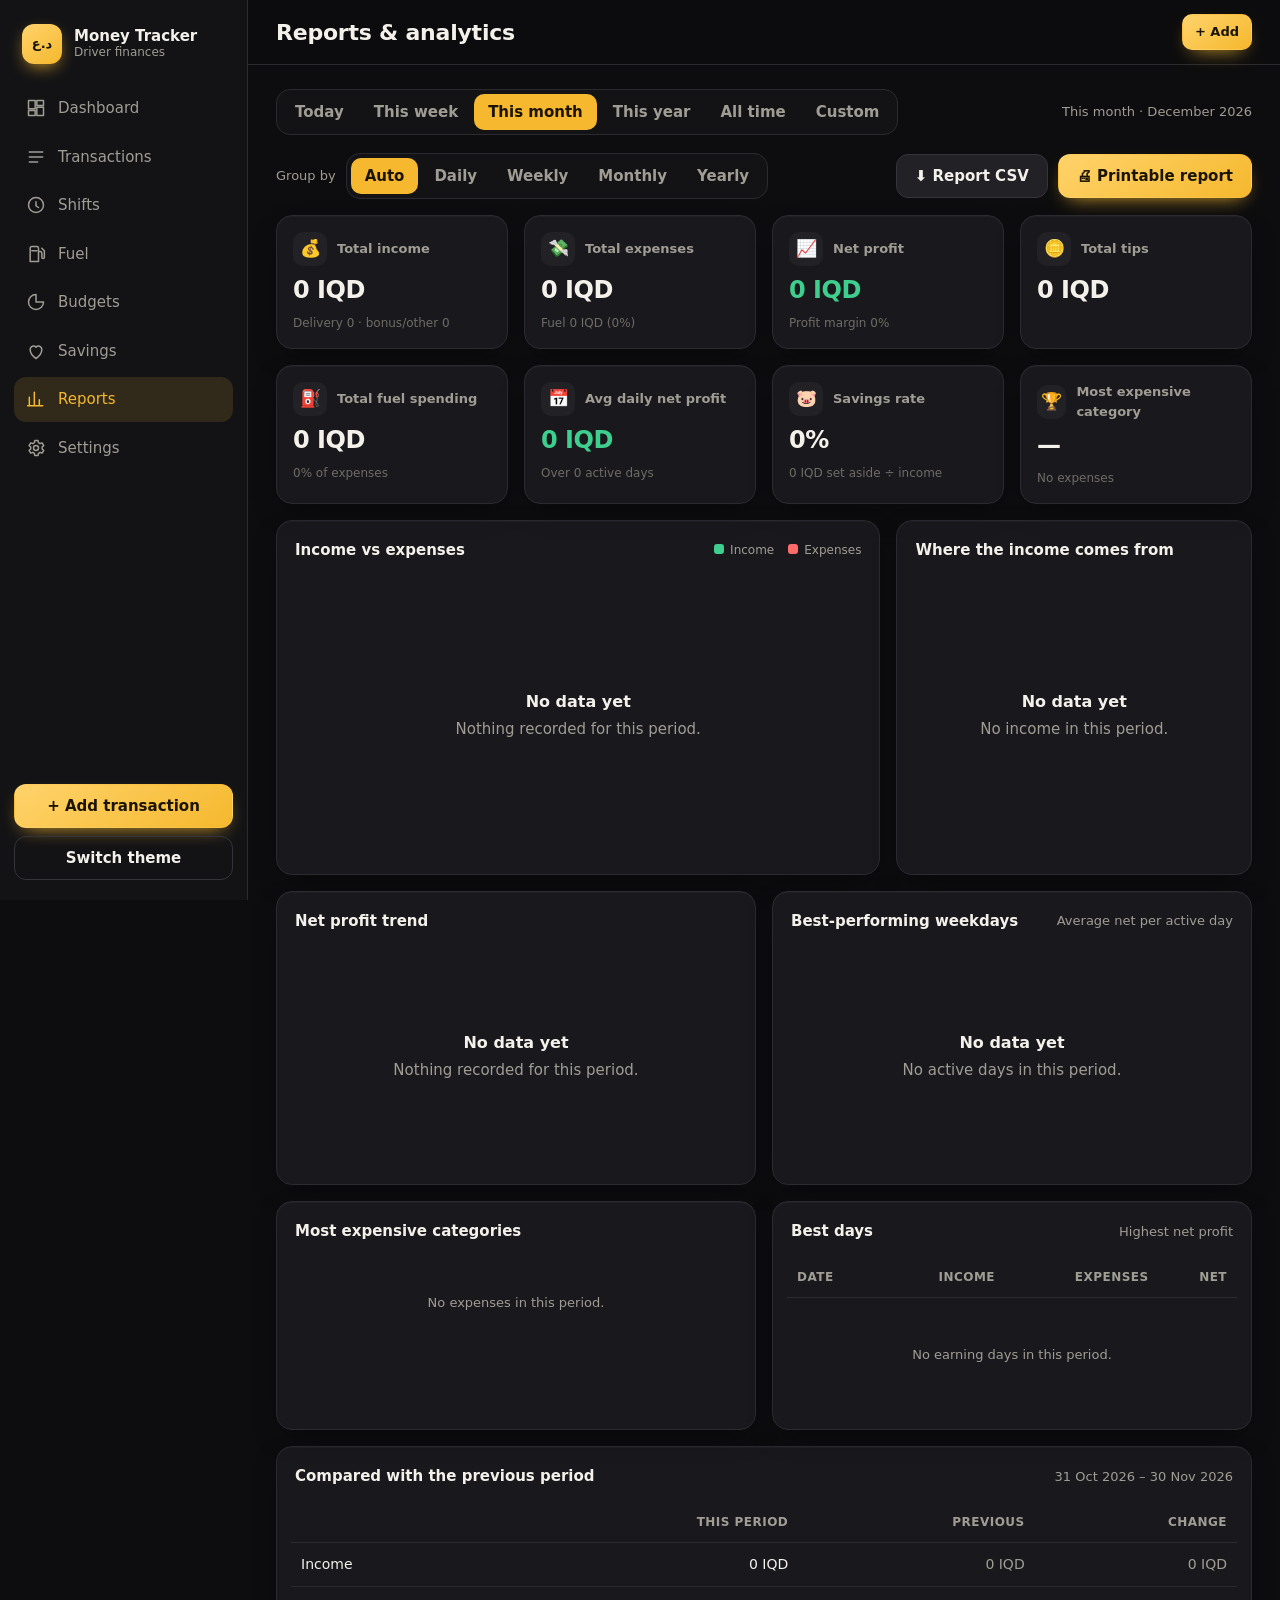
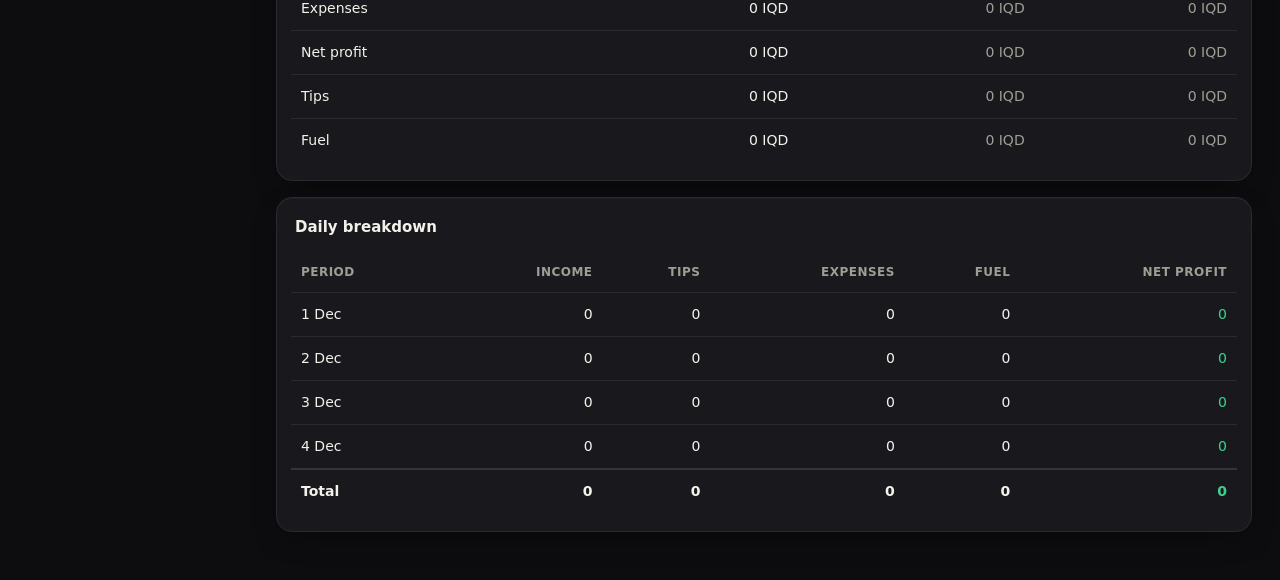
<file: reports.html>
<!doctype html>
<html lang="en" data-theme="dark">
<head>
  <meta charset="utf-8">
  <meta name="viewport" content="width=device-width, initial-scale=1, viewport-fit=cover">
  <meta name="theme-color" content="#0e0e10">
  <title>Reports · Money Tracker</title>
  <link rel="icon" href="static/images/favicon.svg" type="image/svg+xml">
  <link rel="stylesheet" href="static/css/style.css">
  <link rel="manifest" href="manifest.json">
  <link rel="apple-touch-icon" href="static/images/apple-touch-icon.png">
  <meta name="apple-mobile-web-app-capable" content="yes"><meta name="mobile-web-app-capable" content="yes">
  <meta name="apple-mobile-web-app-status-bar-style" content="black"><meta name="apple-mobile-web-app-title" content="Money">
  <script>try{var t=localStorage.getItem("mt.themeCache");if(t)document.documentElement.setAttribute("data-theme",t)}catch(e){}</script>
</head>
<body data-page="reports" data-csrf="offline">

<div class="app">
  <aside class="sidebar" aria-label="Main navigation">
    <a class="brand" href="index.html">
      <span class="brand-mark" aria-hidden="true">د.ع</span>
      <span class="brand-text"><strong>Money Tracker</strong><small>Driver finances</small></span>
    </a>
    <nav>
      
      <a href="index.html" class="nav-link">
        <svg viewBox="0 0 24 24" aria-hidden="true"><path d="M3 13h8V3H3v10zm0 8h8v-6H3v6zm10 0h8V11h-8v10zm0-18v6h8V3h-8z"/></svg><span>Dashboard</span>
      </a>
      
      <a href="transactions.html" class="nav-link">
        <svg viewBox="0 0 24 24" aria-hidden="true"><path d="M4 6h16M4 12h16M4 18h10"/></svg><span>Transactions</span>
      </a>
      
      <a href="shifts.html" class="nav-link">
        <svg viewBox="0 0 24 24" aria-hidden="true"><path d="M12 8v5l3 2M12 3a9 9 0 100 18 9 9 0 000-18z"/></svg><span>Shifts</span>
      </a>
      
      <a href="fuel.html" class="nav-link">
        <svg viewBox="0 0 24 24" aria-hidden="true"><path d="M5 21V5a2 2 0 012-2h6a2 2 0 012 2v16M5 21h10M15 9h2a2 2 0 012 2v5a1.5 1.5 0 003 0V8l-3-3M7 8h6"/></svg><span>Fuel</span>
      </a>
      
      <a href="budgets.html" class="nav-link">
        <svg viewBox="0 0 24 24" aria-hidden="true"><path d="M12 3a9 9 0 109 9h-9V3z"/></svg><span>Budgets</span>
      </a>
      
      <a href="goals.html" class="nav-link">
        <svg viewBox="0 0 24 24" aria-hidden="true"><path d="M12 21s-7-4.6-7-11a4 4 0 017-2.6A4 4 0 0119 10c0 6.4-7 11-7 11z"/></svg><span>Savings</span>
      </a>
      
      <a href="reports.html" class="nav-link active" aria-current="page">
        <svg viewBox="0 0 24 24" aria-hidden="true"><path d="M4 20V10m6 10V4m6 16v-7m4 7H2"/></svg><span>Reports</span>
      </a>
      
      <a href="settings.html" class="nav-link">
        <svg viewBox="0 0 24 24" aria-hidden="true"><path d="M12 15a3 3 0 100-6 3 3 0 000 6zm7.4-3a7.4 7.4 0 00-.1-1.2l2-1.6-2-3.4-2.4 1a7.6 7.6 0 00-2-1.2L14.5 3h-4l-.4 2.6a7.6 7.6 0 00-2 1.2l-2.4-1-2 3.4 2 1.6a7.4 7.4 0 000 2.4l-2 1.6 2 3.4 2.4-1a7.6 7.6 0 002 1.2l.4 2.6h4l.4-2.6a7.6 7.6 0 002-1.2l2.4 1 2-3.4-2-1.6c.1-.4.1-.8.1-1.2z"/></svg><span>Settings</span>
      </a>
      
    </nav>
    <div class="sidebar-foot">
      <button class="btn btn-primary btn-block" data-quick-add type="button">+ Add transaction</button>
      <button class="btn btn-ghost btn-block" id="themeToggle" type="button">Switch theme</button>
    </div>
  </aside>

  <div class="main">
    <header class="topbar">
      <a class="brand brand-compact" href="index.html"><span class="brand-mark" aria-hidden="true">د.ع</span><strong>Money Tracker</strong></a>
      <h1 class="page-title">Reports &amp; analytics</h1>
      <div class="topbar-actions">
        <button class="btn btn-primary btn-sm hide-mobile" data-quick-add type="button">+ Add</button>
        
      </div>
    </header>
    <main id="content" class="content">
      
<div id="rangeBar"></div>
<div class="row between" style="margin-bottom:16px">
  <div class="row"><span class="small muted">Group by</span>
    <div class="seg" id="groupSeg" role="group" aria-label="Group by">
      <button type="button" data-g="">Auto</button><button type="button" data-g="day">Daily</button><button type="button" data-g="week">Weekly</button><button type="button" data-g="month">Monthly</button><button type="button" data-g="year">Yearly</button>
    </div></div>
  <div class="row"><a class="btn" id="csvBtn" href="export/report.csv" download>⬇ Report CSV</a><a class="btn btn-primary" id="printBtn" href="print.html" target="_blank" rel="noopener">🖨 Printable report</a></div>
</div>

<section class="grid cols-4" id="repStats"></section>

<section class="grid cols-65" style="margin-top:16px">
  <div class="card"><div class="card-head"><h2>Income vs expenses</h2><div class="legend"><span><i style="background:var(--green)"></i>Income</span><span><i style="background:var(--red)"></i>Expenses</span></div></div><div class="chart-box"><canvas id="chIE" aria-label="Income versus expenses"></canvas></div></div>
  <div class="card"><div class="card-head"><h2>Where the income comes from</h2></div><div class="chart-box"><canvas id="chMix" aria-label="Income by type"></canvas></div></div>
</section>

<section class="grid cols-2" style="margin-top:16px">
  <div class="card"><div class="card-head"><h2>Net profit trend</h2></div><div class="chart-box short"><canvas id="chTrend" aria-label="Net profit trend"></canvas></div></div>
  <div class="card"><div class="card-head"><h2>Best-performing weekdays</h2><span class="small muted">Average net per active day</span></div><div class="chart-box short"><canvas id="chWeekday" aria-label="Average net profit by weekday"></canvas></div></div>
</section>

<section class="grid cols-2" style="margin-top:16px">
  <div class="card"><div class="card-head"><h2>Most expensive categories</h2></div><div id="catBars"></div></div>
  <div class="card"><div class="card-head"><h2>Best days</h2><span class="small muted">Highest net profit</span></div><div class="table-wrap"><table><thead><tr><th>Date</th><th class="r">Income</th><th class="r">Expenses</th><th class="r">Net</th></tr></thead><tbody id="bestDays"></tbody></table></div></div>
</section>

<section class="card" style="margin-top:16px">
  <div class="card-head"><h2>Compared with the previous period</h2><span class="small muted" id="prevLabel"></span></div>
  <div class="table-wrap"><table><thead><tr><th></th><th class="r">This period</th><th class="r">Previous</th><th class="r">Change</th></tr></thead><tbody id="compare"></tbody></table></div>
</section>

<section class="card" style="margin-top:16px">
  <div class="card-head"><h2 id="tableTitle">Breakdown</h2></div>
  <div class="table-wrap"><table><thead><tr><th>Period</th><th class="r">Income</th><th class="r">Tips</th><th class="r">Expenses</th><th class="r">Fuel</th><th class="r">Net profit</th></tr></thead><tbody id="series"></tbody><tfoot id="seriesFoot"></tfoot></table></div>
</section>

    </main>
  </div>
</div>

<nav class="tabbar" aria-label="Mobile navigation">
  
  <a href="index.html" class="tab"><svg viewBox="0 0 24 24" aria-hidden="true"><path d="M3 13h8V3H3v10zm0 8h8v-6H3v6zm10 0h8V11h-8v10zm0-18v6h8V3h-8z"/></svg><span>Dashboard</span></a>
  
  <a href="transactions.html" class="tab"><svg viewBox="0 0 24 24" aria-hidden="true"><path d="M4 6h16M4 12h16M4 18h10"/></svg><span>Transactions</span></a>
  
  <a href="shifts.html" class="tab"><svg viewBox="0 0 24 24" aria-hidden="true"><path d="M12 8v5l3 2M12 3a9 9 0 100 18 9 9 0 000-18z"/></svg><span>Shifts</span></a>
  
  <a href="fuel.html" class="tab"><svg viewBox="0 0 24 24" aria-hidden="true"><path d="M5 21V5a2 2 0 012-2h6a2 2 0 012 2v16M5 21h10M15 9h2a2 2 0 012 2v5a1.5 1.5 0 003 0V8l-3-3M7 8h6"/></svg><span>Fuel</span></a>
  
  <button class="tab tab-add" data-quick-add type="button" aria-label="Add transaction"><span>+</span></button>
  <button class="tab" id="moreBtn" type="button" aria-haspopup="true"><svg viewBox="0 0 24 24" aria-hidden="true"><path d="M5 12h.01M12 12h.01M19 12h.01"/></svg><span>More</span></button>
</nav>
<div class="more-sheet" id="moreSheet" hidden>
  
  <a href="budgets.html" class="nav-link"><svg viewBox="0 0 24 24" aria-hidden="true"><path d="M12 3a9 9 0 109 9h-9V3z"/></svg><span>Budgets</span></a>
  
  <a href="goals.html" class="nav-link"><svg viewBox="0 0 24 24" aria-hidden="true"><path d="M12 21s-7-4.6-7-11a4 4 0 017-2.6A4 4 0 0119 10c0 6.4-7 11-7 11z"/></svg><span>Savings</span></a>
  
  <a href="reports.html" class="nav-link active"><svg viewBox="0 0 24 24" aria-hidden="true"><path d="M4 20V10m6 10V4m6 16v-7m4 7H2"/></svg><span>Reports</span></a>
  
  <a href="settings.html" class="nav-link"><svg viewBox="0 0 24 24" aria-hidden="true"><path d="M12 15a3 3 0 100-6 3 3 0 000 6zm7.4-3a7.4 7.4 0 00-.1-1.2l2-1.6-2-3.4-2.4 1a7.6 7.6 0 00-2-1.2L14.5 3h-4l-.4 2.6a7.6 7.6 0 00-2 1.2l-2.4-1-2 3.4 2 1.6a7.4 7.4 0 000 2.4l-2 1.6 2 3.4 2.4-1a7.6 7.6 0 002 1.2l.4 2.6h4l.4-2.6a7.6 7.6 0 002-1.2l2.4 1 2-3.4-2-1.6c.1-.4.1-.8.1-1.2z"/></svg><span>Settings</span></a>
  
  <button class="nav-link" id="themeToggle2" type="button"><svg viewBox="0 0 24 24" aria-hidden="true"><path d="M21 12.8A9 9 0 1111.2 3a7 7 0 009.8 9.8z"/></svg><span>Switch theme</span></button>
</div>

<div id="modalRoot"></div>
<div id="toasts" class="toasts" aria-live="polite"></div>

<script src="shim.js" data-scripts="static/js/vendor/chart.umd.js,static/js/app.js,static/js/reports.js"></script>
</body>
</html>
</file>
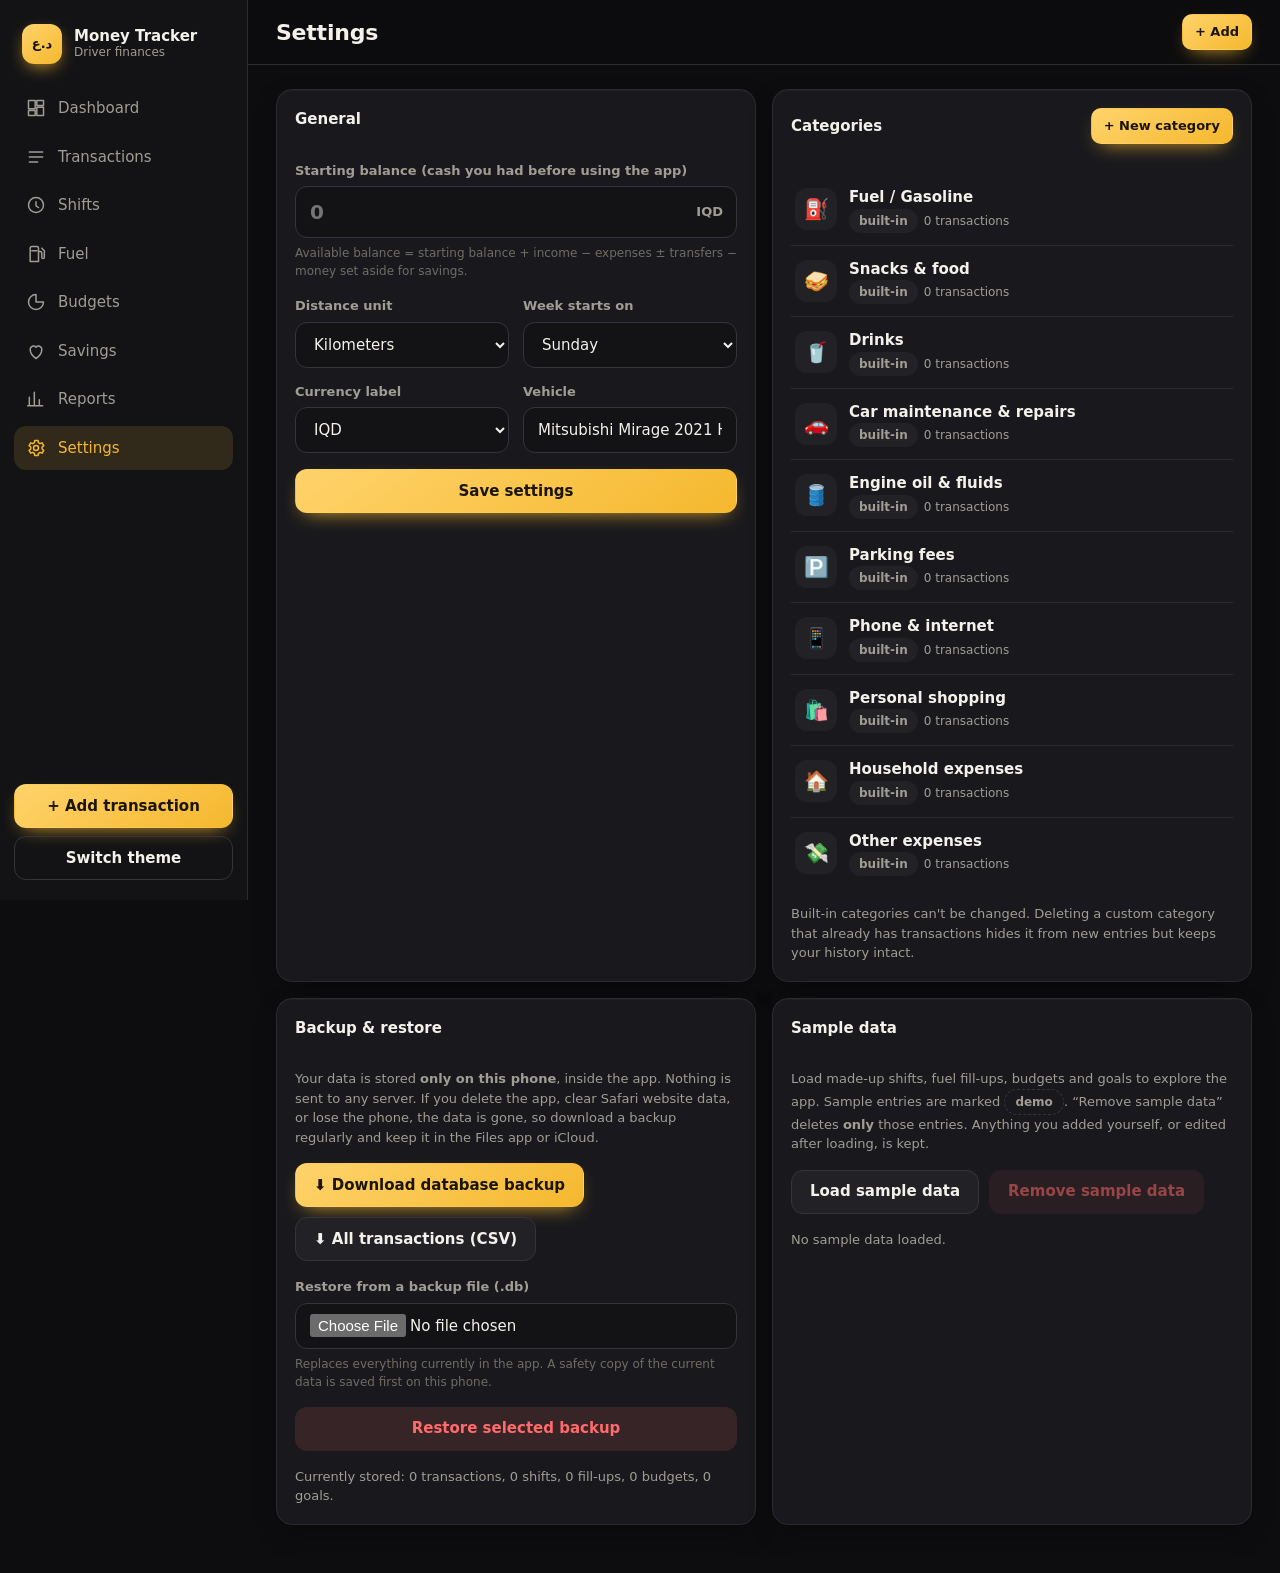
<file: settings.html>
<!doctype html>
<html lang="en" data-theme="dark">
<head>
  <meta charset="utf-8">
  <meta name="viewport" content="width=device-width, initial-scale=1, viewport-fit=cover">
  <meta name="theme-color" content="#0e0e10">
  <title>Settings · Money Tracker</title>
  <link rel="icon" href="static/images/favicon.svg" type="image/svg+xml">
  <link rel="stylesheet" href="static/css/style.css">
  <link rel="manifest" href="manifest.json">
  <link rel="apple-touch-icon" href="static/images/apple-touch-icon.png">
  <meta name="apple-mobile-web-app-capable" content="yes"><meta name="mobile-web-app-capable" content="yes">
  <meta name="apple-mobile-web-app-status-bar-style" content="black"><meta name="apple-mobile-web-app-title" content="Money">
  <script>try{var t=localStorage.getItem("mt.themeCache");if(t)document.documentElement.setAttribute("data-theme",t)}catch(e){}</script>
</head>
<body data-page="settings" data-csrf="offline">

<div class="app">
  <aside class="sidebar" aria-label="Main navigation">
    <a class="brand" href="index.html">
      <span class="brand-mark" aria-hidden="true">د.ع</span>
      <span class="brand-text"><strong>Money Tracker</strong><small>Driver finances</small></span>
    </a>
    <nav>
      
      <a href="index.html" class="nav-link">
        <svg viewBox="0 0 24 24" aria-hidden="true"><path d="M3 13h8V3H3v10zm0 8h8v-6H3v6zm10 0h8V11h-8v10zm0-18v6h8V3h-8z"/></svg><span>Dashboard</span>
      </a>
      
      <a href="transactions.html" class="nav-link">
        <svg viewBox="0 0 24 24" aria-hidden="true"><path d="M4 6h16M4 12h16M4 18h10"/></svg><span>Transactions</span>
      </a>
      
      <a href="shifts.html" class="nav-link">
        <svg viewBox="0 0 24 24" aria-hidden="true"><path d="M12 8v5l3 2M12 3a9 9 0 100 18 9 9 0 000-18z"/></svg><span>Shifts</span>
      </a>
      
      <a href="fuel.html" class="nav-link">
        <svg viewBox="0 0 24 24" aria-hidden="true"><path d="M5 21V5a2 2 0 012-2h6a2 2 0 012 2v16M5 21h10M15 9h2a2 2 0 012 2v5a1.5 1.5 0 003 0V8l-3-3M7 8h6"/></svg><span>Fuel</span>
      </a>
      
      <a href="budgets.html" class="nav-link">
        <svg viewBox="0 0 24 24" aria-hidden="true"><path d="M12 3a9 9 0 109 9h-9V3z"/></svg><span>Budgets</span>
      </a>
      
      <a href="goals.html" class="nav-link">
        <svg viewBox="0 0 24 24" aria-hidden="true"><path d="M12 21s-7-4.6-7-11a4 4 0 017-2.6A4 4 0 0119 10c0 6.4-7 11-7 11z"/></svg><span>Savings</span>
      </a>
      
      <a href="reports.html" class="nav-link">
        <svg viewBox="0 0 24 24" aria-hidden="true"><path d="M4 20V10m6 10V4m6 16v-7m4 7H2"/></svg><span>Reports</span>
      </a>
      
      <a href="settings.html" class="nav-link active" aria-current="page">
        <svg viewBox="0 0 24 24" aria-hidden="true"><path d="M12 15a3 3 0 100-6 3 3 0 000 6zm7.4-3a7.4 7.4 0 00-.1-1.2l2-1.6-2-3.4-2.4 1a7.6 7.6 0 00-2-1.2L14.5 3h-4l-.4 2.6a7.6 7.6 0 00-2 1.2l-2.4-1-2 3.4 2 1.6a7.4 7.4 0 000 2.4l-2 1.6 2 3.4 2.4-1a7.6 7.6 0 002 1.2l.4 2.6h4l.4-2.6a7.6 7.6 0 002-1.2l2.4 1 2-3.4-2-1.6c.1-.4.1-.8.1-1.2z"/></svg><span>Settings</span>
      </a>
      
    </nav>
    <div class="sidebar-foot">
      <button class="btn btn-primary btn-block" data-quick-add type="button">+ Add transaction</button>
      <button class="btn btn-ghost btn-block" id="themeToggle" type="button">Switch theme</button>
    </div>
  </aside>

  <div class="main">
    <header class="topbar">
      <a class="brand brand-compact" href="index.html"><span class="brand-mark" aria-hidden="true">د.ع</span><strong>Money Tracker</strong></a>
      <h1 class="page-title">Settings</h1>
      <div class="topbar-actions">
        <button class="btn btn-primary btn-sm hide-mobile" data-quick-add type="button">+ Add</button>
        
      </div>
    </header>
    <main id="content" class="content">
      
<div class="grid cols-2">
  <section class="card stack">
    <div class="card-head"><h2>General</h2></div>
    <div class="field"><label for="s_start">Starting balance (cash you had before using the app)</label>
      <div class="amount-wrap"><input id="s_start" type="text" inputmode="numeric" placeholder="0"><span id="s_cur">IQD</span></div>
      <span class="hint">Available balance = starting balance + income − expenses ± transfers − money set aside for savings.</span></div>
    <div class="form-grid">
      <div class="field"><label for="s_unit">Distance unit</label><select id="s_unit"><option value="km">Kilometers</option><option value="mi">Miles</option></select></div>
      <div class="field"><label for="s_week">Week starts on</label><select id="s_week"><option value="saturday">Saturday</option><option value="sunday">Sunday</option><option value="monday">Monday</option></select></div>
      <div class="field"><label for="s_currency">Currency label</label><select id="s_currency"><option value="IQD">IQD</option><option value="د.ع">د.ع</option></select></div>
      <div class="field"><label for="s_vehicle">Vehicle</label><input id="s_vehicle" type="text" maxlength="60"></div>
    </div>
    <div class="form-error" id="genErr" hidden></div>
    <button class="btn btn-primary" id="saveGeneral" type="button">Save settings</button>
  </section>

  <section class="card stack">
    <div class="card-head"><h2>Categories</h2><button class="btn btn-sm btn-primary" id="addCat" type="button">+ New category</button></div>
    <div id="catList" class="tx-list"></div>
    <p class="small muted">Built-in categories can't be changed. Deleting a custom category that already has transactions hides it from new entries but keeps your history intact.</p>
  </section>

  <section class="card stack">
    <div class="card-head"><h2>Backup &amp; restore</h2></div>
    <p class="small muted">Your data is stored <strong>only on this phone</strong>, inside the app. Nothing is sent to any server. If you delete the app, clear Safari website data, or lose the phone, the data is gone, so download a backup regularly and keep it in the Files app or iCloud.</p><code id="dbPath" hidden></code>
    
    <div class="row"><a class="btn btn-primary" href="backup" download>⬇ Download database backup</a>
      <a class="btn" href="export/transactions.csv" download>⬇ All transactions (CSV)</a></div>
    <div class="field"><label for="restoreFile">Restore from a backup file (.db)</label><input id="restoreFile" type="file" accept=".db,.sqlite,.sqlite3,application/octet-stream"><span class="hint">Replaces everything currently in the app. A safety copy of the current data is saved first on this phone.</span></div>
    <button class="btn btn-danger" id="restoreBtn" type="button">Restore selected backup</button>
    <button class="btn" id="undoRestore" type="button" hidden>↩ Undo last restore</button>
    <div class="small muted" id="counts"></div>
  </section>

  <section class="card stack">
    <div class="card-head"><h2>Sample data</h2></div>
    <p class="small muted">Load made-up shifts, fuel fill-ups, budgets and goals to explore the app. Sample entries are marked <span class="chip demo">demo</span>. “Remove sample data” deletes <strong>only</strong> those entries. Anything you added yourself, or edited after loading, is kept.</p>
    <div class="row"><button class="btn" id="loadDemo" type="button">Load sample data</button><button class="btn btn-danger" id="removeDemo" type="button">Remove sample data</button></div>
    <div class="small" id="demoInfo"></div>
  </section>

  <section class="card stack" hidden>
    <div class="card-head"><h2>Password</h2></div>
    <p class="small muted" id="authInfo"></p>
    <div id="authForm" class="stack">
      <div class="field" id="curWrap" data-field="current" hidden><label for="p_cur">Current password</label><input id="p_cur" type="password" autocomplete="current-password"><span class="err"></span></div>
      <div class="field" data-field="new"><label for="p_new">New password (min. 8 characters)</label><input id="p_new" type="password" autocomplete="new-password"><span class="err"></span></div>
      <div class="row"><button class="btn btn-primary" id="setPass" type="button">Set password</button><button class="btn btn-danger" id="removePass" type="button" hidden>Remove password</button></div>
    </div>
    <p class="xs faint">Passwords are stored as salted hashes, never as plain text. The password only matters if other devices can reach the app (e.g. your phone on Wi-Fi). Anyone with access to the files on this computer can still read the database. It is not encrypted.</p>
  </section>

  <section class="card stack" hidden>
    <div class="card-head"><h2>Open on your phone</h2></div>
    <p class="small muted">Start the app with <code>run_on_wifi.bat</code> (Windows), then on your phone (same Wi-Fi) open <code>http://YOUR-PC-IP:5000</code>. Find the IP with <code>ipconfig</code> → “IPv4 Address”. Set a password first.</p>
    <p class="small muted">Tip: in your phone browser choose “Add to Home screen” to open it like an app.</p>
  </section>
</div>

    </main>
  </div>
</div>

<nav class="tabbar" aria-label="Mobile navigation">
  
  <a href="index.html" class="tab"><svg viewBox="0 0 24 24" aria-hidden="true"><path d="M3 13h8V3H3v10zm0 8h8v-6H3v6zm10 0h8V11h-8v10zm0-18v6h8V3h-8z"/></svg><span>Dashboard</span></a>
  
  <a href="transactions.html" class="tab"><svg viewBox="0 0 24 24" aria-hidden="true"><path d="M4 6h16M4 12h16M4 18h10"/></svg><span>Transactions</span></a>
  
  <a href="shifts.html" class="tab"><svg viewBox="0 0 24 24" aria-hidden="true"><path d="M12 8v5l3 2M12 3a9 9 0 100 18 9 9 0 000-18z"/></svg><span>Shifts</span></a>
  
  <a href="fuel.html" class="tab"><svg viewBox="0 0 24 24" aria-hidden="true"><path d="M5 21V5a2 2 0 012-2h6a2 2 0 012 2v16M5 21h10M15 9h2a2 2 0 012 2v5a1.5 1.5 0 003 0V8l-3-3M7 8h6"/></svg><span>Fuel</span></a>
  
  <button class="tab tab-add" data-quick-add type="button" aria-label="Add transaction"><span>+</span></button>
  <button class="tab" id="moreBtn" type="button" aria-haspopup="true"><svg viewBox="0 0 24 24" aria-hidden="true"><path d="M5 12h.01M12 12h.01M19 12h.01"/></svg><span>More</span></button>
</nav>
<div class="more-sheet" id="moreSheet" hidden>
  
  <a href="budgets.html" class="nav-link"><svg viewBox="0 0 24 24" aria-hidden="true"><path d="M12 3a9 9 0 109 9h-9V3z"/></svg><span>Budgets</span></a>
  
  <a href="goals.html" class="nav-link"><svg viewBox="0 0 24 24" aria-hidden="true"><path d="M12 21s-7-4.6-7-11a4 4 0 017-2.6A4 4 0 0119 10c0 6.4-7 11-7 11z"/></svg><span>Savings</span></a>
  
  <a href="reports.html" class="nav-link"><svg viewBox="0 0 24 24" aria-hidden="true"><path d="M4 20V10m6 10V4m6 16v-7m4 7H2"/></svg><span>Reports</span></a>
  
  <a href="settings.html" class="nav-link active"><svg viewBox="0 0 24 24" aria-hidden="true"><path d="M12 15a3 3 0 100-6 3 3 0 000 6zm7.4-3a7.4 7.4 0 00-.1-1.2l2-1.6-2-3.4-2.4 1a7.6 7.6 0 00-2-1.2L14.5 3h-4l-.4 2.6a7.6 7.6 0 00-2 1.2l-2.4-1-2 3.4 2 1.6a7.4 7.4 0 000 2.4l-2 1.6 2 3.4 2.4-1a7.6 7.6 0 002 1.2l.4 2.6h4l.4-2.6a7.6 7.6 0 002-1.2l2.4 1 2-3.4-2-1.6c.1-.4.1-.8.1-1.2z"/></svg><span>Settings</span></a>
  
  <button class="nav-link" id="themeToggle2" type="button"><svg viewBox="0 0 24 24" aria-hidden="true"><path d="M21 12.8A9 9 0 1111.2 3a7 7 0 009.8 9.8z"/></svg><span>Switch theme</span></button>
</div>

<div id="modalRoot"></div>
<div id="toasts" class="toasts" aria-live="polite"></div>

<script src="shim.js" data-scripts="static/js/vendor/chart.umd.js,static/js/app.js,static/js/settings.js"></script>
</body>
</html>
</file>
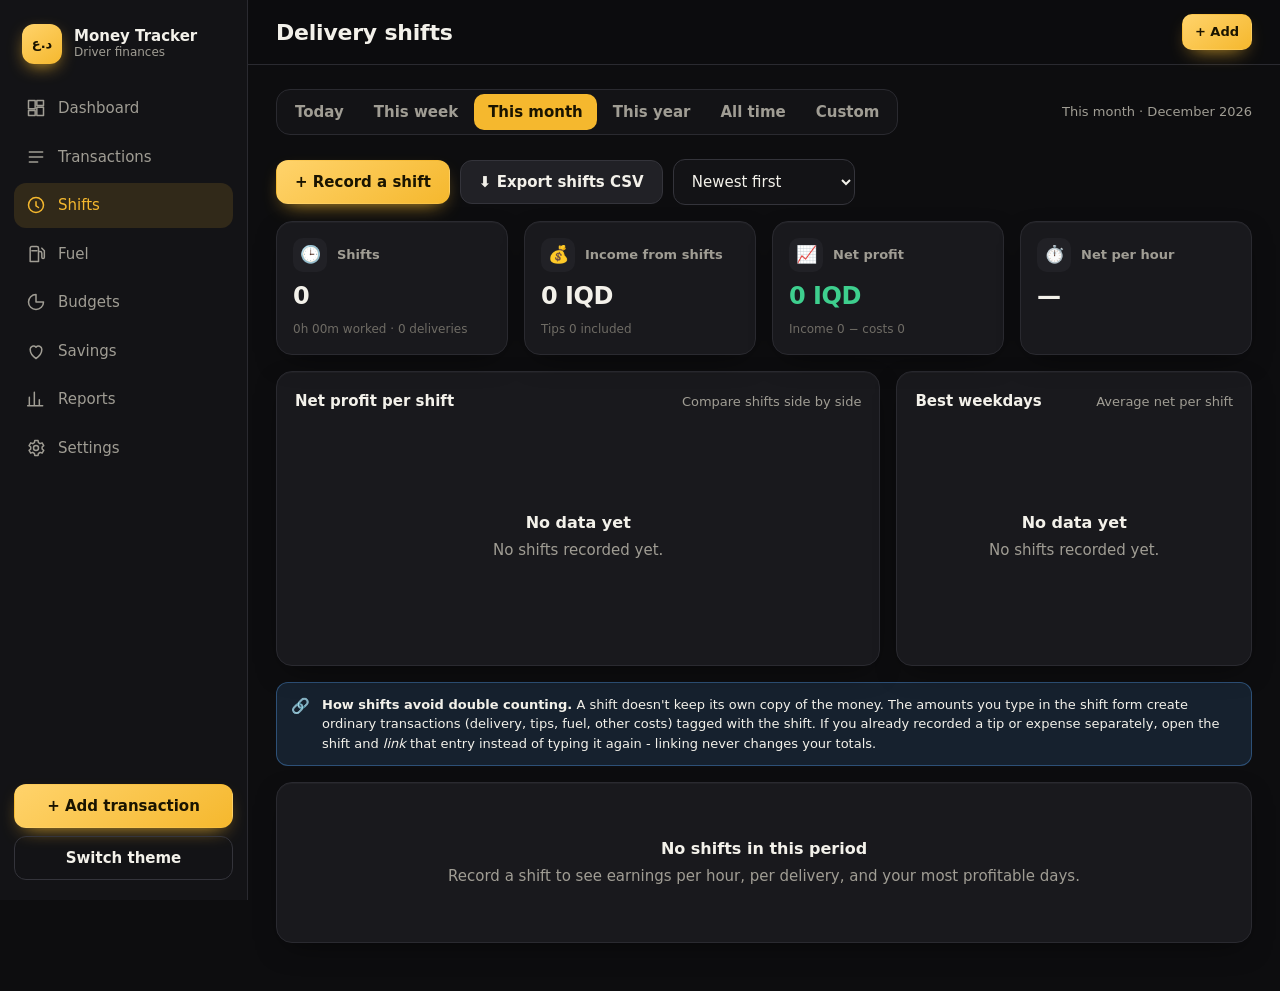
<file: shifts.html>
<!doctype html>
<html lang="en" data-theme="dark">
<head>
  <meta charset="utf-8">
  <meta name="viewport" content="width=device-width, initial-scale=1, viewport-fit=cover">
  <meta name="theme-color" content="#0e0e10">
  <title>Delivery shifts · Money Tracker</title>
  <link rel="icon" href="static/images/favicon.svg" type="image/svg+xml">
  <link rel="stylesheet" href="static/css/style.css">
  <link rel="manifest" href="manifest.json">
  <link rel="apple-touch-icon" href="static/images/apple-touch-icon.png">
  <meta name="apple-mobile-web-app-capable" content="yes"><meta name="mobile-web-app-capable" content="yes">
  <meta name="apple-mobile-web-app-status-bar-style" content="black"><meta name="apple-mobile-web-app-title" content="Money">
  <script>try{var t=localStorage.getItem("mt.themeCache");if(t)document.documentElement.setAttribute("data-theme",t)}catch(e){}</script>
</head>
<body data-page="shifts" data-csrf="offline">

<div class="app">
  <aside class="sidebar" aria-label="Main navigation">
    <a class="brand" href="index.html">
      <span class="brand-mark" aria-hidden="true">د.ع</span>
      <span class="brand-text"><strong>Money Tracker</strong><small>Driver finances</small></span>
    </a>
    <nav>
      
      <a href="index.html" class="nav-link">
        <svg viewBox="0 0 24 24" aria-hidden="true"><path d="M3 13h8V3H3v10zm0 8h8v-6H3v6zm10 0h8V11h-8v10zm0-18v6h8V3h-8z"/></svg><span>Dashboard</span>
      </a>
      
      <a href="transactions.html" class="nav-link">
        <svg viewBox="0 0 24 24" aria-hidden="true"><path d="M4 6h16M4 12h16M4 18h10"/></svg><span>Transactions</span>
      </a>
      
      <a href="shifts.html" class="nav-link active" aria-current="page">
        <svg viewBox="0 0 24 24" aria-hidden="true"><path d="M12 8v5l3 2M12 3a9 9 0 100 18 9 9 0 000-18z"/></svg><span>Shifts</span>
      </a>
      
      <a href="fuel.html" class="nav-link">
        <svg viewBox="0 0 24 24" aria-hidden="true"><path d="M5 21V5a2 2 0 012-2h6a2 2 0 012 2v16M5 21h10M15 9h2a2 2 0 012 2v5a1.5 1.5 0 003 0V8l-3-3M7 8h6"/></svg><span>Fuel</span>
      </a>
      
      <a href="budgets.html" class="nav-link">
        <svg viewBox="0 0 24 24" aria-hidden="true"><path d="M12 3a9 9 0 109 9h-9V3z"/></svg><span>Budgets</span>
      </a>
      
      <a href="goals.html" class="nav-link">
        <svg viewBox="0 0 24 24" aria-hidden="true"><path d="M12 21s-7-4.6-7-11a4 4 0 017-2.6A4 4 0 0119 10c0 6.4-7 11-7 11z"/></svg><span>Savings</span>
      </a>
      
      <a href="reports.html" class="nav-link">
        <svg viewBox="0 0 24 24" aria-hidden="true"><path d="M4 20V10m6 10V4m6 16v-7m4 7H2"/></svg><span>Reports</span>
      </a>
      
      <a href="settings.html" class="nav-link">
        <svg viewBox="0 0 24 24" aria-hidden="true"><path d="M12 15a3 3 0 100-6 3 3 0 000 6zm7.4-3a7.4 7.4 0 00-.1-1.2l2-1.6-2-3.4-2.4 1a7.6 7.6 0 00-2-1.2L14.5 3h-4l-.4 2.6a7.6 7.6 0 00-2 1.2l-2.4-1-2 3.4 2 1.6a7.4 7.4 0 000 2.4l-2 1.6 2 3.4 2.4-1a7.6 7.6 0 002 1.2l.4 2.6h4l.4-2.6a7.6 7.6 0 002-1.2l2.4 1 2-3.4-2-1.6c.1-.4.1-.8.1-1.2z"/></svg><span>Settings</span>
      </a>
      
    </nav>
    <div class="sidebar-foot">
      <button class="btn btn-primary btn-block" data-quick-add type="button">+ Add transaction</button>
      <button class="btn btn-ghost btn-block" id="themeToggle" type="button">Switch theme</button>
    </div>
  </aside>

  <div class="main">
    <header class="topbar">
      <a class="brand brand-compact" href="index.html"><span class="brand-mark" aria-hidden="true">د.ع</span><strong>Money Tracker</strong></a>
      <h1 class="page-title">Delivery shifts</h1>
      <div class="topbar-actions">
        <button class="btn btn-primary btn-sm hide-mobile" data-quick-add type="button">+ Add</button>
        
      </div>
    </header>
    <main id="content" class="content">
      
<div class="row between" style="margin-bottom:6px">
  <div id="rangeBar" style="flex:1"></div>
</div>
<div class="row" style="margin-bottom:16px">
  <button class="btn btn-primary" id="addShift" type="button">+ Record a shift</button>
  <a class="btn" id="exportShifts" href="export/shifts.csv" download>⬇ Export shifts CSV</a>
  <select id="sortShifts" aria-label="Sort shifts" style="width:auto">
    <option value="date">Newest first</option><option value="net">Most profitable</option><option value="net_hour">Best net per hour</option><option value="tips">Most tips</option>
  </select>
</div>

<section class="grid cols-4" id="shiftStats"></section>

<section class="grid cols-65" style="margin-top:16px">
  <div class="card"><div class="card-head"><h2>Net profit per shift</h2><span class="small muted">Compare shifts side by side</span></div><div class="chart-box short"><canvas id="chShiftNet" aria-label="Net profit per shift"></canvas></div></div>
  <div class="card"><div class="card-head"><h2>Best weekdays</h2><span class="small muted">Average net per shift</span></div><div class="chart-box short"><canvas id="chShiftDays" aria-label="Average net profit by weekday"></canvas></div></div>
</section>

<div class="banner info" style="margin-top:16px" id="howLinked">
  <span>🔗</span>
  <div class="small"><strong>How shifts avoid double counting.</strong> A shift doesn't keep its own copy of the money. The amounts you type in the shift form create ordinary transactions (delivery, tips, fuel, other costs) tagged with the shift. If you already recorded a tip or expense separately, open the shift and <em>link</em> that entry instead of typing it again - linking never changes your totals.</div>
</div>

<section class="grid cols-3" id="shiftList" style="margin-top:16px"></section>

    </main>
  </div>
</div>

<nav class="tabbar" aria-label="Mobile navigation">
  
  <a href="index.html" class="tab"><svg viewBox="0 0 24 24" aria-hidden="true"><path d="M3 13h8V3H3v10zm0 8h8v-6H3v6zm10 0h8V11h-8v10zm0-18v6h8V3h-8z"/></svg><span>Dashboard</span></a>
  
  <a href="transactions.html" class="tab"><svg viewBox="0 0 24 24" aria-hidden="true"><path d="M4 6h16M4 12h16M4 18h10"/></svg><span>Transactions</span></a>
  
  <a href="shifts.html" class="tab active"><svg viewBox="0 0 24 24" aria-hidden="true"><path d="M12 8v5l3 2M12 3a9 9 0 100 18 9 9 0 000-18z"/></svg><span>Shifts</span></a>
  
  <a href="fuel.html" class="tab"><svg viewBox="0 0 24 24" aria-hidden="true"><path d="M5 21V5a2 2 0 012-2h6a2 2 0 012 2v16M5 21h10M15 9h2a2 2 0 012 2v5a1.5 1.5 0 003 0V8l-3-3M7 8h6"/></svg><span>Fuel</span></a>
  
  <button class="tab tab-add" data-quick-add type="button" aria-label="Add transaction"><span>+</span></button>
  <button class="tab" id="moreBtn" type="button" aria-haspopup="true"><svg viewBox="0 0 24 24" aria-hidden="true"><path d="M5 12h.01M12 12h.01M19 12h.01"/></svg><span>More</span></button>
</nav>
<div class="more-sheet" id="moreSheet" hidden>
  
  <a href="budgets.html" class="nav-link"><svg viewBox="0 0 24 24" aria-hidden="true"><path d="M12 3a9 9 0 109 9h-9V3z"/></svg><span>Budgets</span></a>
  
  <a href="goals.html" class="nav-link"><svg viewBox="0 0 24 24" aria-hidden="true"><path d="M12 21s-7-4.6-7-11a4 4 0 017-2.6A4 4 0 0119 10c0 6.4-7 11-7 11z"/></svg><span>Savings</span></a>
  
  <a href="reports.html" class="nav-link"><svg viewBox="0 0 24 24" aria-hidden="true"><path d="M4 20V10m6 10V4m6 16v-7m4 7H2"/></svg><span>Reports</span></a>
  
  <a href="settings.html" class="nav-link"><svg viewBox="0 0 24 24" aria-hidden="true"><path d="M12 15a3 3 0 100-6 3 3 0 000 6zm7.4-3a7.4 7.4 0 00-.1-1.2l2-1.6-2-3.4-2.4 1a7.6 7.6 0 00-2-1.2L14.5 3h-4l-.4 2.6a7.6 7.6 0 00-2 1.2l-2.4-1-2 3.4 2 1.6a7.4 7.4 0 000 2.4l-2 1.6 2 3.4 2.4-1a7.6 7.6 0 002 1.2l.4 2.6h4l.4-2.6a7.6 7.6 0 002-1.2l2.4 1 2-3.4-2-1.6c.1-.4.1-.8.1-1.2z"/></svg><span>Settings</span></a>
  
  <button class="nav-link" id="themeToggle2" type="button"><svg viewBox="0 0 24 24" aria-hidden="true"><path d="M21 12.8A9 9 0 1111.2 3a7 7 0 009.8 9.8z"/></svg><span>Switch theme</span></button>
</div>

<div id="modalRoot"></div>
<div id="toasts" class="toasts" aria-live="polite"></div>

<script src="shim.js" data-scripts="static/js/vendor/chart.umd.js,static/js/app.js,static/js/shifts.js"></script>
</body>
</html>
</file>
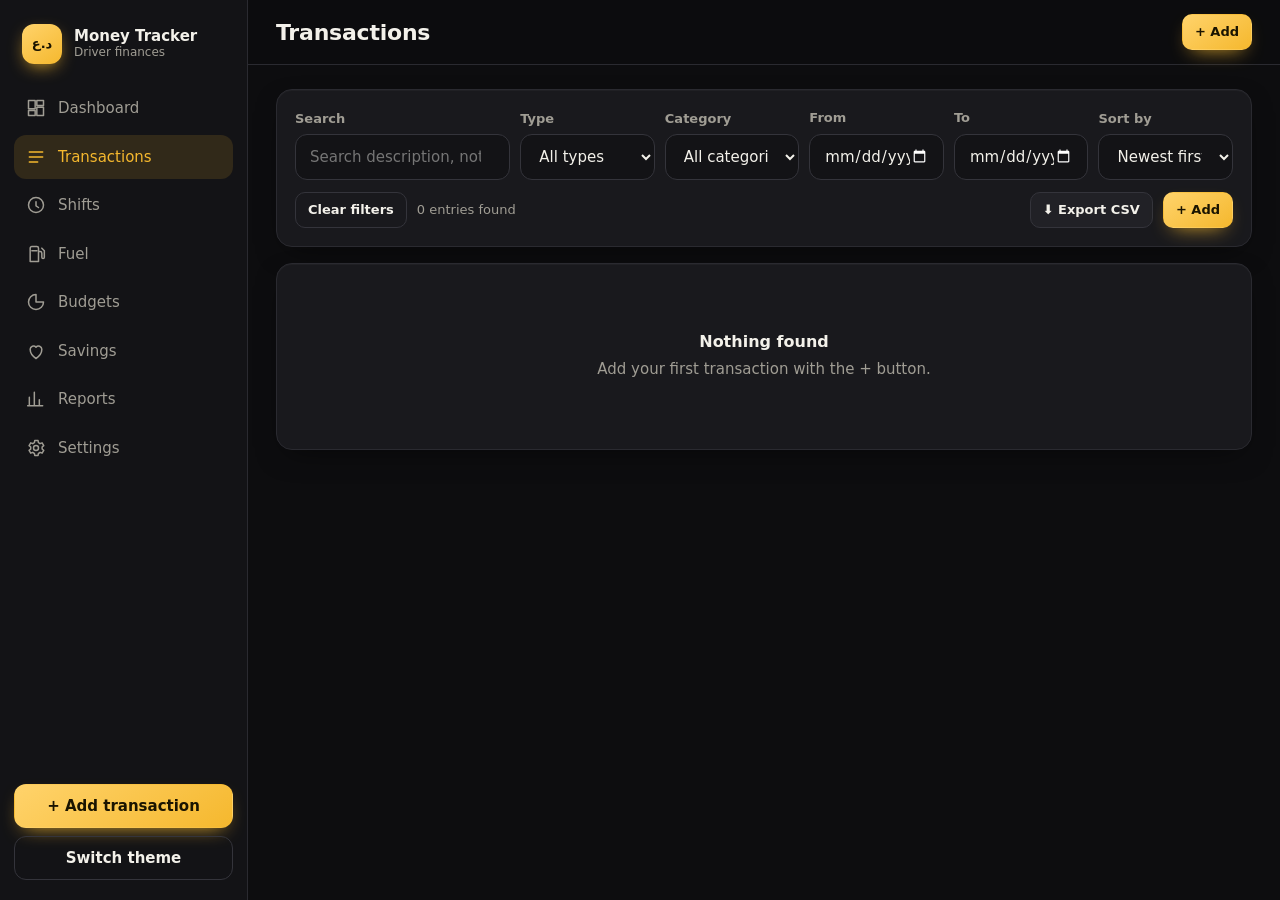
<file: transactions.html>
<!doctype html>
<html lang="en" data-theme="dark">
<head>
  <meta charset="utf-8">
  <meta name="viewport" content="width=device-width, initial-scale=1, viewport-fit=cover">
  <meta name="theme-color" content="#0e0e10">
  <title>Transactions · Money Tracker</title>
  <link rel="icon" href="static/images/favicon.svg" type="image/svg+xml">
  <link rel="stylesheet" href="static/css/style.css">
  <link rel="manifest" href="manifest.json">
  <link rel="apple-touch-icon" href="static/images/apple-touch-icon.png">
  <meta name="apple-mobile-web-app-capable" content="yes"><meta name="mobile-web-app-capable" content="yes">
  <meta name="apple-mobile-web-app-status-bar-style" content="black"><meta name="apple-mobile-web-app-title" content="Money">
  <script>try{var t=localStorage.getItem("mt.themeCache");if(t)document.documentElement.setAttribute("data-theme",t)}catch(e){}</script>
</head>
<body data-page="transactions" data-csrf="offline">

<div class="app">
  <aside class="sidebar" aria-label="Main navigation">
    <a class="brand" href="index.html">
      <span class="brand-mark" aria-hidden="true">د.ع</span>
      <span class="brand-text"><strong>Money Tracker</strong><small>Driver finances</small></span>
    </a>
    <nav>
      
      <a href="index.html" class="nav-link">
        <svg viewBox="0 0 24 24" aria-hidden="true"><path d="M3 13h8V3H3v10zm0 8h8v-6H3v6zm10 0h8V11h-8v10zm0-18v6h8V3h-8z"/></svg><span>Dashboard</span>
      </a>
      
      <a href="transactions.html" class="nav-link active" aria-current="page">
        <svg viewBox="0 0 24 24" aria-hidden="true"><path d="M4 6h16M4 12h16M4 18h10"/></svg><span>Transactions</span>
      </a>
      
      <a href="shifts.html" class="nav-link">
        <svg viewBox="0 0 24 24" aria-hidden="true"><path d="M12 8v5l3 2M12 3a9 9 0 100 18 9 9 0 000-18z"/></svg><span>Shifts</span>
      </a>
      
      <a href="fuel.html" class="nav-link">
        <svg viewBox="0 0 24 24" aria-hidden="true"><path d="M5 21V5a2 2 0 012-2h6a2 2 0 012 2v16M5 21h10M15 9h2a2 2 0 012 2v5a1.5 1.5 0 003 0V8l-3-3M7 8h6"/></svg><span>Fuel</span>
      </a>
      
      <a href="budgets.html" class="nav-link">
        <svg viewBox="0 0 24 24" aria-hidden="true"><path d="M12 3a9 9 0 109 9h-9V3z"/></svg><span>Budgets</span>
      </a>
      
      <a href="goals.html" class="nav-link">
        <svg viewBox="0 0 24 24" aria-hidden="true"><path d="M12 21s-7-4.6-7-11a4 4 0 017-2.6A4 4 0 0119 10c0 6.4-7 11-7 11z"/></svg><span>Savings</span>
      </a>
      
      <a href="reports.html" class="nav-link">
        <svg viewBox="0 0 24 24" aria-hidden="true"><path d="M4 20V10m6 10V4m6 16v-7m4 7H2"/></svg><span>Reports</span>
      </a>
      
      <a href="settings.html" class="nav-link">
        <svg viewBox="0 0 24 24" aria-hidden="true"><path d="M12 15a3 3 0 100-6 3 3 0 000 6zm7.4-3a7.4 7.4 0 00-.1-1.2l2-1.6-2-3.4-2.4 1a7.6 7.6 0 00-2-1.2L14.5 3h-4l-.4 2.6a7.6 7.6 0 00-2 1.2l-2.4-1-2 3.4 2 1.6a7.4 7.4 0 000 2.4l-2 1.6 2 3.4 2.4-1a7.6 7.6 0 002 1.2l.4 2.6h4l.4-2.6a7.6 7.6 0 002-1.2l2.4 1 2-3.4-2-1.6c.1-.4.1-.8.1-1.2z"/></svg><span>Settings</span>
      </a>
      
    </nav>
    <div class="sidebar-foot">
      <button class="btn btn-primary btn-block" data-quick-add type="button">+ Add transaction</button>
      <button class="btn btn-ghost btn-block" id="themeToggle" type="button">Switch theme</button>
    </div>
  </aside>

  <div class="main">
    <header class="topbar">
      <a class="brand brand-compact" href="index.html"><span class="brand-mark" aria-hidden="true">د.ع</span><strong>Money Tracker</strong></a>
      <h1 class="page-title">Transactions</h1>
      <div class="topbar-actions">
        <button class="btn btn-primary btn-sm hide-mobile" data-quick-add type="button">+ Add</button>
        
      </div>
    </header>
    <main id="content" class="content">
      
<section class="card" style="margin-bottom:16px">
  <form class="filters" id="filters" autocomplete="off" novalidate>
    <div class="field"><label for="q">Search</label><input id="q" type="search" placeholder="Search description, notes, category…" maxlength="100"></div>
    <div class="field"><label for="kind">Type</label>
      <select id="kind"><option value="">All types</option><option value="income">Income</option><option value="tip">Tips only</option><option value="expense">Expenses</option><option value="transfer">Transfers</option><option value="savings">Savings</option></select></div>
    <div class="field"><label for="category">Category</label><select id="category"><option value="">All categories</option></select></div>
    <div class="field"><label for="start">From</label><input id="start" type="date"></div>
    <div class="field"><label for="end">To</label><input id="end" type="date"></div>
    <div class="field"><label for="sort">Sort by</label>
      <select id="sort"><option value="newest">Newest first</option><option value="oldest">Oldest first</option><option value="highest">Highest amount</option><option value="lowest">Lowest amount</option></select></div>
  </form>
  <div class="row between" style="margin-top:12px">
    <div class="row"><button class="btn btn-sm btn-ghost" id="clear" type="button">Clear filters</button><span class="small muted" id="resultInfo"></span></div>
    <div class="row"><a class="btn btn-sm" id="exportBtn" href="export/transactions.csv" download>⬇ Export CSV</a><button class="btn btn-sm btn-primary" data-quick-add type="button">+ Add</button></div>
  </div>
</section>

<section class="card">
  <div id="sums" class="metric-grid" style="margin-bottom:12px"></div>
  <div id="list" class="tx-list" aria-live="polite"></div>
  <div class="pager" id="pager"></div>
</section>

    </main>
  </div>
</div>

<nav class="tabbar" aria-label="Mobile navigation">
  
  <a href="index.html" class="tab"><svg viewBox="0 0 24 24" aria-hidden="true"><path d="M3 13h8V3H3v10zm0 8h8v-6H3v6zm10 0h8V11h-8v10zm0-18v6h8V3h-8z"/></svg><span>Dashboard</span></a>
  
  <a href="transactions.html" class="tab active"><svg viewBox="0 0 24 24" aria-hidden="true"><path d="M4 6h16M4 12h16M4 18h10"/></svg><span>Transactions</span></a>
  
  <a href="shifts.html" class="tab"><svg viewBox="0 0 24 24" aria-hidden="true"><path d="M12 8v5l3 2M12 3a9 9 0 100 18 9 9 0 000-18z"/></svg><span>Shifts</span></a>
  
  <a href="fuel.html" class="tab"><svg viewBox="0 0 24 24" aria-hidden="true"><path d="M5 21V5a2 2 0 012-2h6a2 2 0 012 2v16M5 21h10M15 9h2a2 2 0 012 2v5a1.5 1.5 0 003 0V8l-3-3M7 8h6"/></svg><span>Fuel</span></a>
  
  <button class="tab tab-add" data-quick-add type="button" aria-label="Add transaction"><span>+</span></button>
  <button class="tab" id="moreBtn" type="button" aria-haspopup="true"><svg viewBox="0 0 24 24" aria-hidden="true"><path d="M5 12h.01M12 12h.01M19 12h.01"/></svg><span>More</span></button>
</nav>
<div class="more-sheet" id="moreSheet" hidden>
  
  <a href="budgets.html" class="nav-link"><svg viewBox="0 0 24 24" aria-hidden="true"><path d="M12 3a9 9 0 109 9h-9V3z"/></svg><span>Budgets</span></a>
  
  <a href="goals.html" class="nav-link"><svg viewBox="0 0 24 24" aria-hidden="true"><path d="M12 21s-7-4.6-7-11a4 4 0 017-2.6A4 4 0 0119 10c0 6.4-7 11-7 11z"/></svg><span>Savings</span></a>
  
  <a href="reports.html" class="nav-link"><svg viewBox="0 0 24 24" aria-hidden="true"><path d="M4 20V10m6 10V4m6 16v-7m4 7H2"/></svg><span>Reports</span></a>
  
  <a href="settings.html" class="nav-link"><svg viewBox="0 0 24 24" aria-hidden="true"><path d="M12 15a3 3 0 100-6 3 3 0 000 6zm7.4-3a7.4 7.4 0 00-.1-1.2l2-1.6-2-3.4-2.4 1a7.6 7.6 0 00-2-1.2L14.5 3h-4l-.4 2.6a7.6 7.6 0 00-2 1.2l-2.4-1-2 3.4 2 1.6a7.4 7.4 0 000 2.4l-2 1.6 2 3.4 2.4-1a7.6 7.6 0 002 1.2l.4 2.6h4l.4-2.6a7.6 7.6 0 002-1.2l2.4 1 2-3.4-2-1.6c.1-.4.1-.8.1-1.2z"/></svg><span>Settings</span></a>
  
  <button class="nav-link" id="themeToggle2" type="button"><svg viewBox="0 0 24 24" aria-hidden="true"><path d="M21 12.8A9 9 0 1111.2 3a7 7 0 009.8 9.8z"/></svg><span>Switch theme</span></button>
</div>

<div id="modalRoot"></div>
<div id="toasts" class="toasts" aria-live="polite"></div>

<script src="shim.js" data-scripts="static/js/vendor/chart.umd.js,static/js/app.js,static/js/transactions.js"></script>
</body>
</html>
</file>
<file: static/css/style.css>
/* Money Tracker - design system. Dark by default, light optional. Gold accent on charcoal. */
:root {
  --bg: #0d0d0f; --bg-2: #131316; --card: #19191d; --card-2: #212126; --line: #2a2a30; --line-2: #34343b;
  --text: #f3f1ea; --muted: #a09d94; --faint: #6f6c65;
  --gold: #f5b82e; --gold-2: #ffd36b; --gold-ink: #1a1400; --gold-soft: rgba(245,184,46,.13);
  --green: #3ecf8e; --green-soft: rgba(62,207,142,.13); --red: #ff6b6b; --red-soft: rgba(255,107,107,.13);
  --blue: #5aa9ff; --blue-soft: rgba(90,169,255,.13); --purple: #b48cff; --purple-soft: rgba(180,140,255,.13);
  --orange: #ff9f5a; --orange-soft: rgba(255,159,90,.14);
  --shadow: 0 1px 0 rgba(255,255,255,.03) inset, 0 10px 30px -12px rgba(0,0,0,.6);
  --radius: 16px; --radius-sm: 10px; --sidebar: 248px; --tab: 64px;
  --font: "Segoe UI", system-ui, -apple-system, "Noto Sans Arabic", "Helvetica Neue", Arial, sans-serif;
  color-scheme: dark;
}
[data-theme="light"] {
  --bg: #f4f2ec; --bg-2: #ece9e0; --card: #ffffff; --card-2: #f7f5ef; --line: #e4e0d4; --line-2: #d3cebf;
  --text: #1b1a17; --muted: #6a665c; --faint: #9a958a;
  --gold: #d9960b; --gold-2: #b87d00; --gold-ink: #fff; --gold-soft: rgba(217,150,11,.12);
  --green: #11915c; --green-soft: rgba(17,145,92,.1); --red: #d6403f; --red-soft: rgba(214,64,63,.09);
  --blue: #2878d8; --blue-soft: rgba(40,120,216,.1); --purple: #7a4fd6; --purple-soft: rgba(122,79,214,.1);
  --orange: #d9701c; --orange-soft: rgba(217,112,28,.1);
  --shadow: 0 1px 2px rgba(60,50,20,.06), 0 8px 24px -14px rgba(60,50,20,.25);
  color-scheme: light;
}
* { box-sizing: border-box; }
html { -webkit-text-size-adjust: 100%; }
body { margin: 0; background: var(--bg); color: var(--text); font: 15px/1.5 var(--font); -webkit-font-smoothing: antialiased; }
h1, h2, h3, h4, p { margin: 0; }
a { color: inherit; text-decoration: none; }
button, input, select, textarea { font: inherit; color: inherit; }
svg { width: 20px; height: 20px; fill: none; stroke: currentColor; stroke-width: 1.8; stroke-linecap: round; stroke-linejoin: round; flex: none; }
[hidden] { display: none !important; }
:focus-visible { outline: 2px solid var(--gold); outline-offset: 2px; }
.num { font-variant-numeric: tabular-nums; direction: ltr; unicode-bidi: isolate; white-space: nowrap; }
.muted { color: var(--muted); } .faint { color: var(--faint); } .small { font-size: 13px; } .xs { font-size: 12px; }
.pos { color: var(--green); } .neg { color: var(--red); } .gold { color: var(--gold); }
.sr-only { position: absolute; width: 1px; height: 1px; overflow: hidden; clip: rect(0 0 0 0); white-space: nowrap; }

/* ---------- layout ---------- */
.app { display: flex; min-height: 100vh; }
.sidebar { position: sticky; top: 0; height: 100vh; width: var(--sidebar); flex: none; padding: 20px 14px; display: flex; flex-direction: column; gap: 18px;
  background: var(--bg-2); border-right: 1px solid var(--line); }
.brand { display: flex; align-items: center; gap: 12px; padding: 4px 8px; }
.brand-mark { display: grid; place-items: center; width: 40px; height: 40px; border-radius: 12px; font-weight: 800; font-size: 13px;
  background: linear-gradient(145deg, var(--gold-2), var(--gold)); color: var(--gold-ink); box-shadow: 0 6px 18px -6px var(--gold); }
.brand-text { display: flex; flex-direction: column; line-height: 1.15; } .brand-text small { color: var(--muted); font-size: 12px; }
.sidebar nav { display: flex; flex-direction: column; gap: 4px; flex: 1; overflow-y: auto; }
.nav-link { display: flex; align-items: center; gap: 12px; padding: 11px 12px; border-radius: 12px; color: var(--muted); font-weight: 500; border: 0; background: none; cursor: pointer; text-align: left; width: 100%; }
.nav-link:hover { background: var(--card); color: var(--text); }
.nav-link.active { background: var(--gold-soft); color: var(--gold); }
.sidebar-foot { display: flex; flex-direction: column; gap: 8px; }
.main { flex: 1; min-width: 0; display: flex; flex-direction: column; }
.topbar { position: sticky; top: 0; z-index: 20; display: flex; align-items: center; gap: 12px; padding: 14px 28px; background: color-mix(in srgb, var(--bg) 88%, transparent); backdrop-filter: blur(12px); border-bottom: 1px solid var(--line); }
.topbar .brand-compact { display: none; }
.page-title { font-size: 22px; font-weight: 700; letter-spacing: -.01em; flex: 1; }
.topbar-actions { display: flex; gap: 8px; align-items: center; }
.content { padding: 24px 28px 48px; max-width: 1280px; width: 100%; margin: 0 auto; }
.tabbar, .more-sheet { display: none; }

/* ---------- primitives ---------- */
.card, .stack > *, .grid > * { min-width: 0; }
.card { background: var(--card); border: 1px solid var(--line); border-radius: var(--radius); padding: 18px; box-shadow: var(--shadow); }
.card-head { display: flex; align-items: center; justify-content: space-between; gap: 12px; margin-bottom: 14px; flex-wrap: wrap; }
.card-head h2, .card-head h3 { font-size: 15px; font-weight: 650; }
.grid { display: grid; gap: 16px; }
.cols-2 { grid-template-columns: repeat(2, minmax(0, 1fr)); } .cols-3 { grid-template-columns: repeat(3, minmax(0, 1fr)); }
.cols-4 { grid-template-columns: repeat(4, minmax(0, 1fr)); } .cols-65 { grid-template-columns: minmax(0, 1.7fr) minmax(0, 1fr); }
.stack { display: flex; flex-direction: column; gap: 16px; } .row { display: flex; align-items: center; gap: 10px; flex-wrap: wrap; }
.row.between { justify-content: space-between; } .grow { flex: 1; min-width: 0; }
.btn { display: inline-flex; align-items: center; justify-content: center; gap: 8px; min-height: 44px; padding: 0 18px; border-radius: 12px; border: 1px solid var(--line-2);
  background: var(--card-2); color: var(--text); font-weight: 600; cursor: pointer; transition: transform .12s, background .15s, border-color .15s, box-shadow .15s; }
.btn:hover { border-color: var(--faint); } .btn:active { transform: scale(.98); }
.btn-primary { background: linear-gradient(145deg, var(--gold-2), var(--gold)); color: var(--gold-ink); border-color: transparent; box-shadow: 0 8px 20px -10px var(--gold); }
.btn-primary:hover { border-color: transparent; filter: brightness(1.06); }
.btn-ghost { background: transparent; } .btn-danger { background: var(--red-soft); color: var(--red); border-color: transparent; }
.btn-danger.solid { background: var(--red); color: #fff; }
.btn-sm { min-height: 36px; padding: 0 12px; font-size: 13px; border-radius: 10px; } .btn-block { width: 100%; }
.btn[disabled] { opacity: .55; cursor: not-allowed; }
.icon-btn { display: inline-grid; place-items: center; width: 40px; height: 40px; border-radius: 10px; border: 0; background: transparent; color: var(--muted); cursor: pointer; }
.icon-btn:hover { background: var(--card-2); color: var(--text); } .icon-btn.danger:hover { color: var(--red); background: var(--red-soft); }
.chip { display: inline-flex; align-items: center; gap: 6px; padding: 3px 10px; border-radius: 999px; font-size: 12px; font-weight: 600; background: var(--card-2); color: var(--muted); white-space: nowrap; }
.chip.income { background: var(--green-soft); color: var(--green); } .chip.tip { background: var(--gold-soft); color: var(--gold); }
.chip.expense { background: var(--red-soft); color: var(--red); } .chip.transfer { background: var(--blue-soft); color: var(--blue); }
.chip.savings { background: var(--purple-soft); color: var(--purple); } .chip.warn { background: var(--orange-soft); color: var(--orange); }
.chip.demo { background: transparent; border: 1px dashed var(--line-2); }
.seg { display: inline-flex; padding: 4px; gap: 2px; border-radius: 14px; background: var(--bg-2); border: 1px solid var(--line); max-width: 100%; overflow-x: auto; }
.seg button { min-height: 36px; padding: 0 14px; border: 0; border-radius: 10px; background: transparent; color: var(--muted); font-weight: 600; cursor: pointer; white-space: nowrap; }
.seg button.active { background: var(--gold); color: var(--gold-ink); }
.empty { text-align: center; padding: 36px 16px; color: var(--muted); }
.empty strong { display: block; color: var(--text); font-size: 16px; margin-bottom: 4px; }
.skeleton { background: linear-gradient(90deg, var(--card-2), var(--line), var(--card-2)); background-size: 200% 100%; animation: sk 1.2s infinite; border-radius: 8px; color: transparent !important; }
@keyframes sk { to { background-position: -200% 0; } }
.banner { display: flex; gap: 12px; align-items: flex-start; padding: 12px 14px; border-radius: 12px; background: var(--gold-soft); color: var(--text); border: 1px solid color-mix(in srgb, var(--gold) 35%, transparent); }
.banner.warn { background: var(--orange-soft); border-color: color-mix(in srgb, var(--orange) 40%, transparent); }
.banner.bad { background: var(--red-soft); border-color: color-mix(in srgb, var(--red) 40%, transparent); }
.banner.info { background: var(--blue-soft); border-color: color-mix(in srgb, var(--blue) 35%, transparent); }

/* ---------- forms ---------- */
.field { display: flex; flex-direction: column; gap: 6px; min-width: 0; } .field > label, .label { font-size: 13px; font-weight: 600; color: var(--muted); }
.field .hint { font-size: 12px; color: var(--faint); } .field .err { font-size: 12px; color: var(--red); min-height: 0; }
input[type=text], input[type=number], input[type=date], input[type=time], input[type=datetime-local], input[type=password], input[type=search], input[type=file], select, textarea {
  width: 100%; min-height: 46px; padding: 10px 14px; border-radius: 12px; border: 1px solid var(--line-2); background: var(--bg-2); outline: none; transition: border-color .15s, box-shadow .15s; }
textarea { min-height: 80px; resize: vertical; }
input:focus, select:focus, textarea:focus { border-color: var(--gold); box-shadow: 0 0 0 3px var(--gold-soft); }
.field.invalid input, .field.invalid select, .field.invalid textarea { border-color: var(--red); }
.amount-wrap { position: relative; } .amount-wrap input { padding-right: 58px; font-size: 20px; font-weight: 700; } .amount-wrap span { position: absolute; right: 14px; top: 50%; transform: translateY(-50%); color: var(--muted); font-weight: 600; font-size: 13px; pointer-events: none; }
.form-grid { display: grid; grid-template-columns: repeat(2, minmax(0, 1fr)); gap: 14px; } .form-grid .full { grid-column: 1 / -1; }
.check { display: flex; align-items: center; gap: 10px; min-height: 44px; cursor: pointer; } .check input { width: 22px; height: 22px; accent-color: var(--gold); }
.type-tabs { display: grid; grid-template-columns: repeat(4, 1fr); gap: 6px; padding: 4px; border-radius: 14px; background: var(--bg-2); border: 1px solid var(--line); }
.type-tabs button { min-height: 42px; border: 0; border-radius: 10px; background: transparent; color: var(--muted); font-weight: 650; cursor: pointer; }
.type-tabs button.active { background: var(--card-2); color: var(--text); box-shadow: 0 0 0 1px var(--line-2) inset; }
.type-tabs button.active[data-kind=income] { color: var(--green); } .type-tabs button.active[data-kind=expense] { color: var(--red); }
.type-tabs button.active[data-kind=transfer] { color: var(--blue); } .type-tabs button.active[data-kind=savings] { color: var(--purple); }
.pills { display: flex; flex-wrap: wrap; gap: 8px; } .pills button { min-height: 40px; padding: 0 14px; border-radius: 999px; border: 1px solid var(--line-2); background: var(--bg-2); cursor: pointer; font-weight: 600; }
.pills button.active { background: var(--gold-soft); color: var(--gold); border-color: var(--gold); }
.cat-grid { display: grid; grid-template-columns: repeat(auto-fill, minmax(118px, 1fr)); gap: 8px; }
.cat-grid button { display: flex; flex-direction: column; align-items: center; gap: 4px; padding: 10px 6px; min-height: 76px; border-radius: 12px; border: 1px solid var(--line-2); background: var(--bg-2); cursor: pointer; font-size: 12px; font-weight: 600; text-align: center; line-height: 1.2; }
.cat-grid button .ic { font-size: 22px; line-height: 1; } .cat-grid button.active { border-color: var(--gold); background: var(--gold-soft); }
.form-error { padding: 10px 12px; border-radius: 10px; background: var(--red-soft); color: var(--red); font-size: 14px; }

/* ---------- modal ---------- */
.modal-back { position: fixed; inset: 0; z-index: 100; display: grid; place-items: center; padding: 16px; background: rgba(0,0,0,.62); backdrop-filter: blur(3px); animation: fade .15s; }
.modal { width: min(560px, 100%); max-height: calc(100vh - 32px); overflow: auto; background: var(--card); border: 1px solid var(--line-2); border-radius: 20px; box-shadow: 0 30px 80px -20px #000; animation: pop .18s ease-out; }
.modal.wide { width: min(760px, 100%); } .modal.small { width: min(420px, 100%); }
.modal-head { display: flex; align-items: center; justify-content: space-between; padding: 18px 20px 6px; position: sticky; top: 0; background: var(--card); z-index: 2; }
.modal-head h2 { font-size: 18px; } .modal-body { padding: 10px 20px 20px; display: flex; flex-direction: column; gap: 14px; }
.modal-foot { display: flex; gap: 10px; justify-content: flex-end; padding: 0 20px 20px; flex-wrap: wrap; }
@keyframes fade { from { opacity: 0; } } @keyframes pop { from { opacity: 0; transform: translateY(10px) scale(.98); } }
.toasts { position: fixed; z-index: 200; right: 20px; bottom: 20px; display: flex; flex-direction: column; gap: 10px; max-width: min(380px, calc(100vw - 32px)); }
.toast { padding: 12px 16px; border-radius: 12px; background: var(--card-2); border: 1px solid var(--line-2); box-shadow: var(--shadow); animation: pop .2s; border-left: 4px solid var(--green); }
.toast.error { border-left-color: var(--red); }

/* ---------- stats ---------- */
.stat { position: relative; display: flex; flex-direction: column; gap: 6px; padding: 16px; overflow: hidden; }
.stat .top { display: flex; align-items: center; gap: 10px; color: var(--muted); font-size: 13px; font-weight: 600; }
.stat .ico { display: grid; place-items: center; width: 34px; height: 34px; border-radius: 10px; background: var(--card-2); font-size: 17px; }
.stat .value { font-size: 24px; font-weight: 750; letter-spacing: -.02em; }
.stat .value small { font-size: 12px; font-weight: 600; color: var(--muted); margin-left: 4px; }
.stat .sub { font-size: 12px; color: var(--faint); min-height: 18px; }
.stat.hero { background: linear-gradient(150deg, color-mix(in srgb, var(--gold) 22%, var(--card)), var(--card) 60%); border-color: color-mix(in srgb, var(--gold) 35%, var(--line)); }
.stat.hero .value { font-size: 30px; }
.delta { font-size: 12px; font-weight: 700; padding: 1px 7px; border-radius: 99px; } .delta.up { background: var(--green-soft); color: var(--green); } .delta.down { background: var(--red-soft); color: var(--red); }
.chart-box { position: relative; height: 280px; } .chart-box.short { height: 220px; } .chart-box.tall { height: 340px; }
.legend { display: flex; gap: 14px; flex-wrap: wrap; font-size: 12px; color: var(--muted); } .legend i { display: inline-block; width: 10px; height: 10px; border-radius: 3px; margin-right: 6px; }

/* ---------- lists / tables ---------- */
.tx-list { display: flex; flex-direction: column; }
.tx { display: flex; align-items: center; gap: 12px; padding: 12px 4px; border-top: 1px solid var(--line); }
.tx:first-child { border-top: 0; }
.tx-ico { display: grid; place-items: center; width: 42px; height: 42px; border-radius: 12px; font-size: 20px; background: var(--card-2); flex: none; }
.tx-ico.income { background: var(--green-soft); } .tx-ico.tip { background: var(--gold-soft); } .tx-ico.expense { background: var(--red-soft); }
.tx-ico.transfer { background: var(--blue-soft); } .tx-ico.savings { background: var(--purple-soft); }
.tx-main { flex: 1; min-width: 0; } .tx-title { font-weight: 650; overflow: hidden; text-overflow: ellipsis; white-space: nowrap; }
.tx-sub { font-size: 12px; color: var(--muted); display: flex; gap: 6px; align-items: center; flex-wrap: wrap; }
.tx-amt { font-weight: 750; text-align: right; } .tx-actions { display: flex; flex: none; }
.table-wrap { overflow-x: auto; margin: 0 -4px; } table { width: 100%; border-collapse: collapse; }
th, td { text-align: left; padding: 11px 10px; border-top: 1px solid var(--line); white-space: nowrap; font-size: 14px; }
th { color: var(--muted); font-size: 12px; font-weight: 650; text-transform: uppercase; letter-spacing: .04em; border-top: 0; } td.r, th.r { text-align: right; }
tbody tr:hover { background: var(--card-2); } tfoot td { font-weight: 700; border-top: 2px solid var(--line-2); }
.progress { height: 10px; border-radius: 99px; background: var(--card-2); overflow: hidden; border: 1px solid var(--line); }
.progress > i { display: block; height: 100%; border-radius: 99px; background: linear-gradient(90deg, var(--gold), var(--gold-2)); transition: width .5s ease; }
.progress.ok > i { background: linear-gradient(90deg, var(--green), #7be8b8); } .progress.warn > i { background: linear-gradient(90deg, var(--orange), #ffc58e); } .progress.over > i { background: linear-gradient(90deg, var(--red), #ff9a9a); }
.filters { display: grid; grid-template-columns: 1.6fr repeat(5, minmax(0, 1fr)); gap: 10px; align-items: end; }
.pager { display: flex; align-items: center; justify-content: space-between; gap: 10px; margin-top: 14px; flex-wrap: wrap; }
.range-bar { display: flex; flex-wrap: wrap; gap: 10px; align-items: center; justify-content: space-between; margin-bottom: 18px; }
.range-custom { display: flex; gap: 8px; align-items: center; flex-wrap: wrap; } .range-custom input { width: auto; min-height: 40px; }
.range-label { color: var(--muted); font-size: 13px; }
.bar-row { display: grid; grid-template-columns: 150px 1fr auto; gap: 12px; align-items: center; padding: 7px 0; font-size: 14px; }
.bar-row .progress { height: 8px; } .kv { display: flex; justify-content: space-between; gap: 12px; padding: 9px 0; border-top: 1px solid var(--line); } .kv:first-child { border-top: 0; }
.metric-grid { display: grid; grid-template-columns: repeat(auto-fill, minmax(150px, 1fr)); gap: 10px; }
.metric { padding: 12px; border-radius: 12px; background: var(--bg-2); border: 1px solid var(--line); } .metric .k { font-size: 12px; color: var(--muted); } .metric .v { font-size: 18px; font-weight: 700; }
.shift-card { display: flex; flex-direction: column; gap: 12px; cursor: pointer; transition: border-color .15s, transform .15s; }
.shift-card:hover { border-color: var(--gold); transform: translateY(-2px); } .shift-card.best { border-color: var(--gold); box-shadow: 0 0 0 1px var(--gold) inset, var(--shadow); }
.login-wrap { min-height: 100vh; display: grid; place-items: center; padding: 20px; background: radial-gradient(circle at 20% 0%, var(--gold-soft), transparent 50%), var(--bg); }
.login-card { width: min(400px, 100%); display: flex; flex-direction: column; gap: 16px; }

/* ---------- responsive ---------- */
@media (max-width: 1100px) { .cols-4 { grid-template-columns: repeat(2, minmax(0, 1fr)); } .cols-65 { grid-template-columns: minmax(0, 1fr); } .filters { grid-template-columns: repeat(3, minmax(0, 1fr)); } .filters .field:first-child { grid-column: 1 / -1; } }
@media (max-width: 860px) {
  .sidebar { display: none; } .topbar { padding: 12px 16px; } .topbar .brand-compact { display: flex; padding: 0; } .topbar .brand-compact strong { display: none; }
  .page-title { font-size: 18px; } .content { padding: 16px 16px calc(var(--tab) + 36px + env(safe-area-inset-bottom)); } .hide-mobile { display: none; }
  .tabbar { display: grid; grid-template-columns: repeat(6, 1fr); position: fixed; z-index: 40; left: 0; right: 0; bottom: 0; height: calc(var(--tab) + env(safe-area-inset-bottom)); padding-bottom: env(safe-area-inset-bottom);
    background: color-mix(in srgb, var(--bg-2) 94%, transparent); backdrop-filter: blur(14px); border-top: 1px solid var(--line); }
  .tab { display: flex; flex-direction: column; align-items: center; justify-content: center; gap: 2px; border: 0; background: none; color: var(--muted); font-size: 10.5px; font-weight: 600; cursor: pointer; min-width: 0; }
  .tab.active { color: var(--gold); } .tab svg { width: 22px; height: 22px; }
  .tab-add span { display: grid; place-items: center; width: 50px; height: 50px; margin-top: -22px; border-radius: 50%; font-size: 30px; font-weight: 400; line-height: 1;
    background: linear-gradient(145deg, var(--gold-2), var(--gold)); color: var(--gold-ink); box-shadow: 0 10px 24px -8px var(--gold); }
  .more-sheet { position: fixed; z-index: 39; right: 12px; bottom: calc(var(--tab) + 12px + env(safe-area-inset-bottom)); width: 220px; padding: 8px; border-radius: 16px; background: var(--card); border: 1px solid var(--line-2); box-shadow: 0 20px 50px -10px #000; }
  .more-sheet:not([hidden]) { display: flex; flex-direction: column; } .toasts { left: 16px; right: 16px; bottom: calc(var(--tab) + 18px); max-width: none; }
  .cols-3, .cols-2 { grid-template-columns: minmax(0, 1fr); } .stat .value { font-size: 20px; } .stat.hero .value { font-size: 26px; }
  .bar-row { grid-template-columns: 1fr auto; } .bar-row .progress { grid-column: 1 / -1; order: 3; }
}
@media (max-width: 560px) {
  .cols-4 { grid-template-columns: repeat(2, minmax(0, 1fr)); } .stat { padding: 13px; } .stat .ico { width: 30px; height: 30px; font-size: 15px; } .stat .top { font-size: 12px; }
  .form-grid { grid-template-columns: 1fr; } .filters { grid-template-columns: 1fr 1fr; } .card { padding: 14px; border-radius: 14px; }
  .modal-back { align-items: end; padding: 0; } .modal { width: 100%; max-height: 94vh; border-radius: 22px 22px 0 0; } .modal-foot .btn { flex: 1; } .chart-box { height: 240px; }
  .tx-actions { flex-direction: column; } .tx-actions .icon-btn { width: 32px; height: 32px; } .tx { gap: 10px; } .tx-amt { font-size: 14px; }
  .stat .value { font-size: 17px; } .stat.hero .value { font-size: 19px; } .content code { word-break: break-all; }
  .seg { max-width: 100%; } .page-title { min-width: 0; overflow: hidden; text-overflow: ellipsis; white-space: nowrap; } .tx-ico { width: 38px; height: 38px; } .range-custom input { flex: 1; }
}

/* ---------- print ---------- */
@media print {
  :root, [data-theme="light"] { --bg: #fff; --card: #fff; --card-2: #f6f6f6; --line: #ddd; --text: #111; --muted: #555; }
  .sidebar, .topbar, .tabbar, .more-sheet, .no-print, .toasts, .btn { display: none !important; }
  body { background: #fff; color: #111; } .content { padding: 0; max-width: none; } .card { box-shadow: none; break-inside: avoid; }
}

/* ---------- overflow guards ---------- */
.seg { min-width: 0; max-width: 100%; }
.range-bar { min-width: 0; max-width: 100%; } .range-bar > * { min-width: 0; max-width: 100%; }
.row > .seg, .row > #rangeBar { min-width: 0; max-width: 100%; }
#dbPath { white-space: normal; word-break: break-all; }
code { background: var(--card-2); padding: 1px 6px; border-radius: 6px; font-size: .92em; }
.row { max-width: 100%; }
</file>
